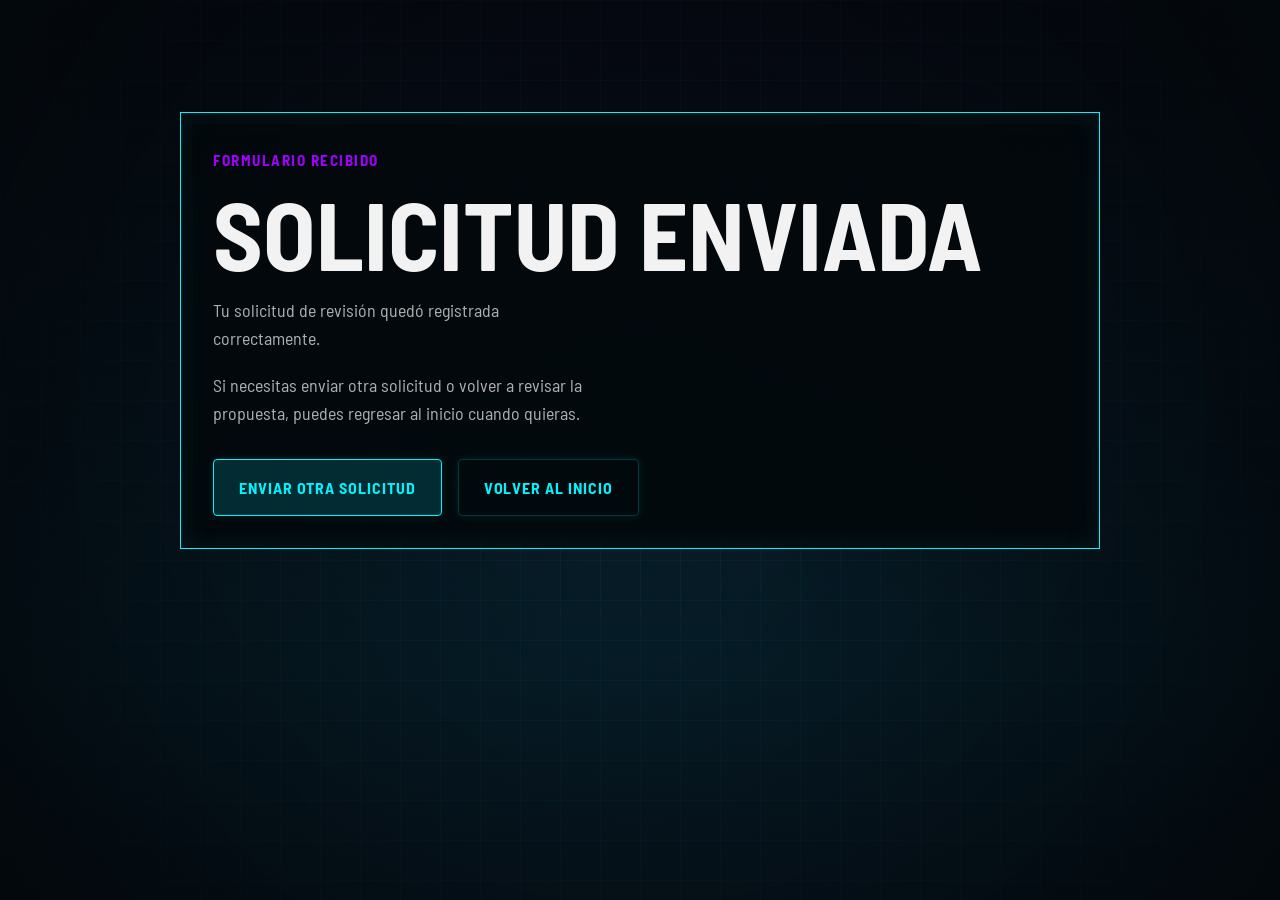
<file: gracias/index.html>
<!doctype html>
<html lang="es">
  <head>
    <meta charset="UTF-8" />
    <meta name="viewport" content="width=device-width, initial-scale=1.0" />
    <title>Solicitud enviada | Kinect Yoga Experience</title>
    <meta
      name="description"
      content="Tu solicitud de revisión fue enviada correctamente para Kinect Yoga Experience."
    />
    <link rel="preconnect" href="https://fonts.googleapis.com" />
    <link rel="preconnect" href="https://fonts.gstatic.com" crossorigin />
    <link
      href="https://fonts.googleapis.com/css2?family=Barlow+Semi+Condensed:wght@400;500;600;700;800&display=swap"
      rel="stylesheet"
    />
    <link rel="stylesheet" href="../styles.css" />
  </head>
  <body class="success-page">
    <main class="success-shell">
      <section class="success-card">
        <span class="success-kicker">Formulario recibido</span>
        <h1>Solicitud enviada</h1>
        <p>
          Tu solicitud de revisión quedó registrada correctamente.
        </p>
        <p>
          Si necesitas enviar otra solicitud o volver a revisar la propuesta, puedes regresar al inicio cuando quieras.
        </p>
        <div class="success-actions">
          <a class="button primary" href="../index.html#contacto">Enviar otra solicitud</a>
          <a class="button ghost" href="../index.html">Volver al inicio</a>
        </div>
      </section>
    </main>
  </body>
</html>
</file>
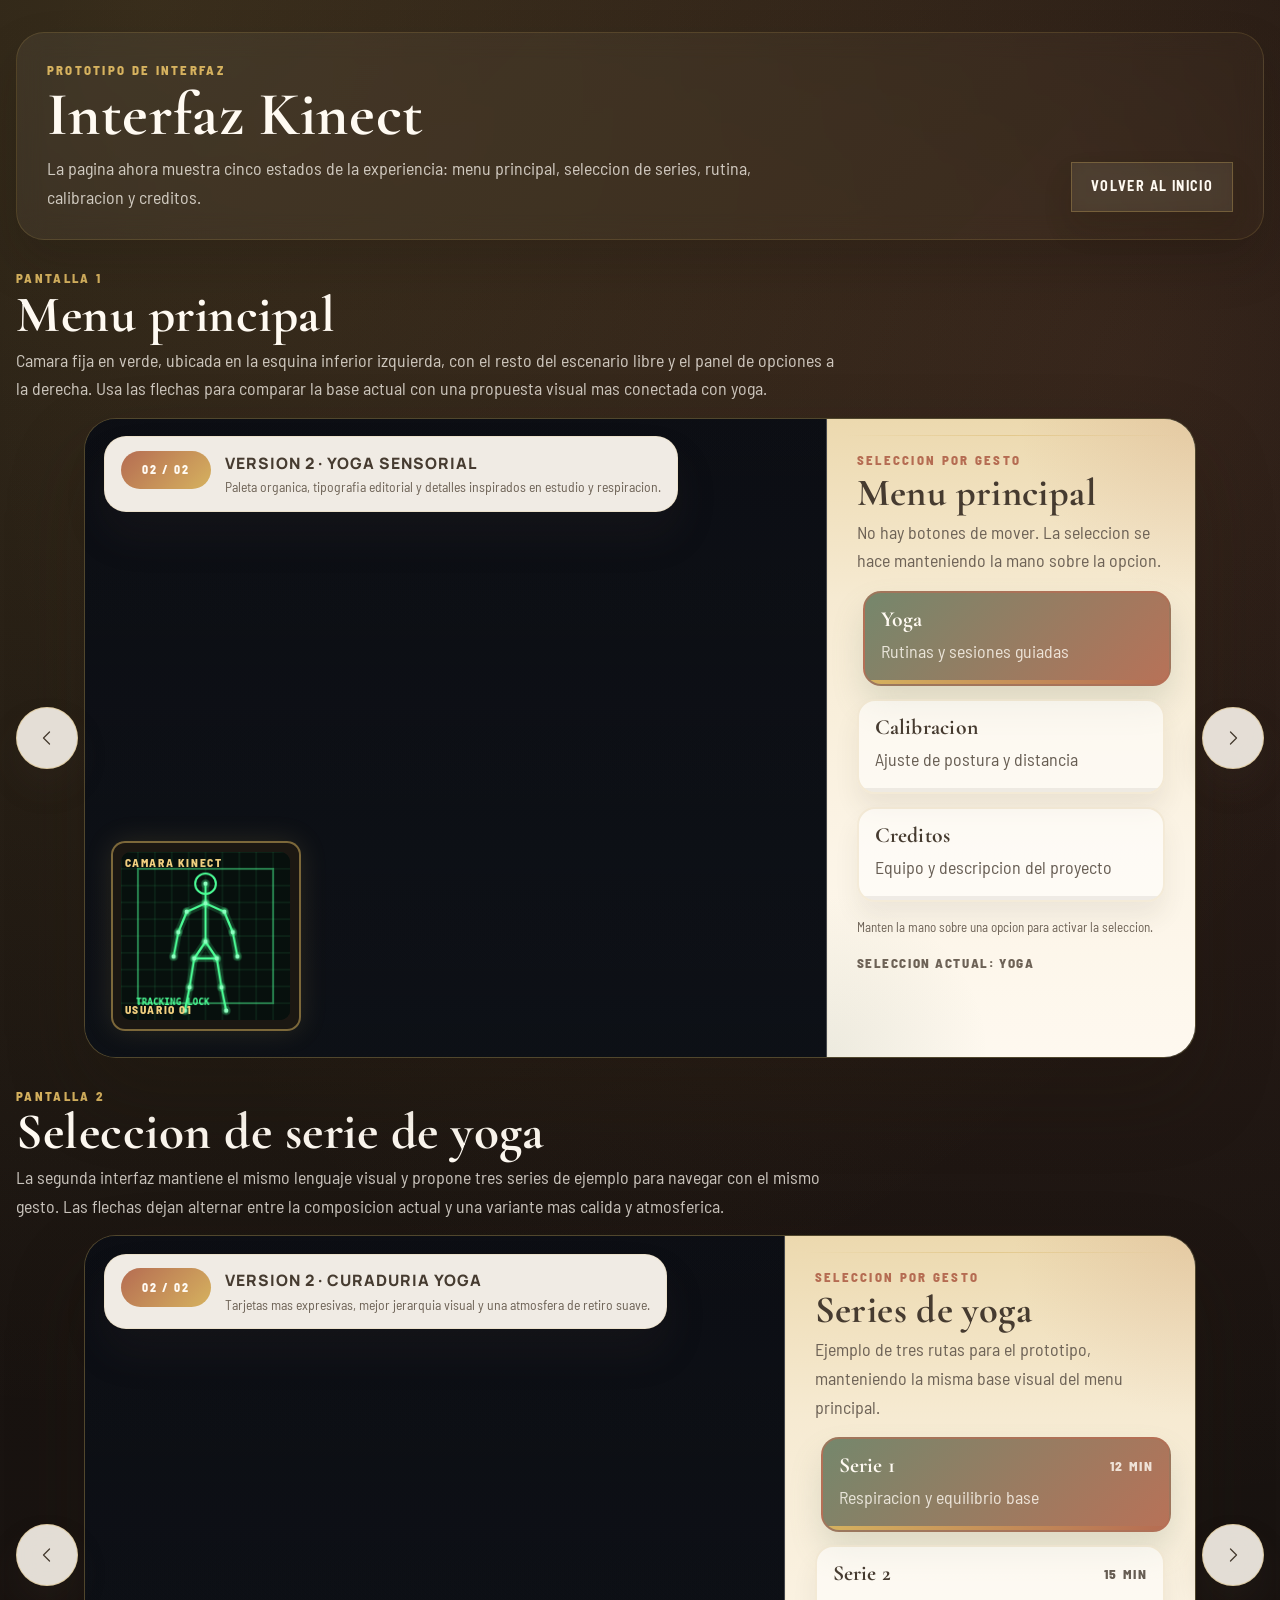
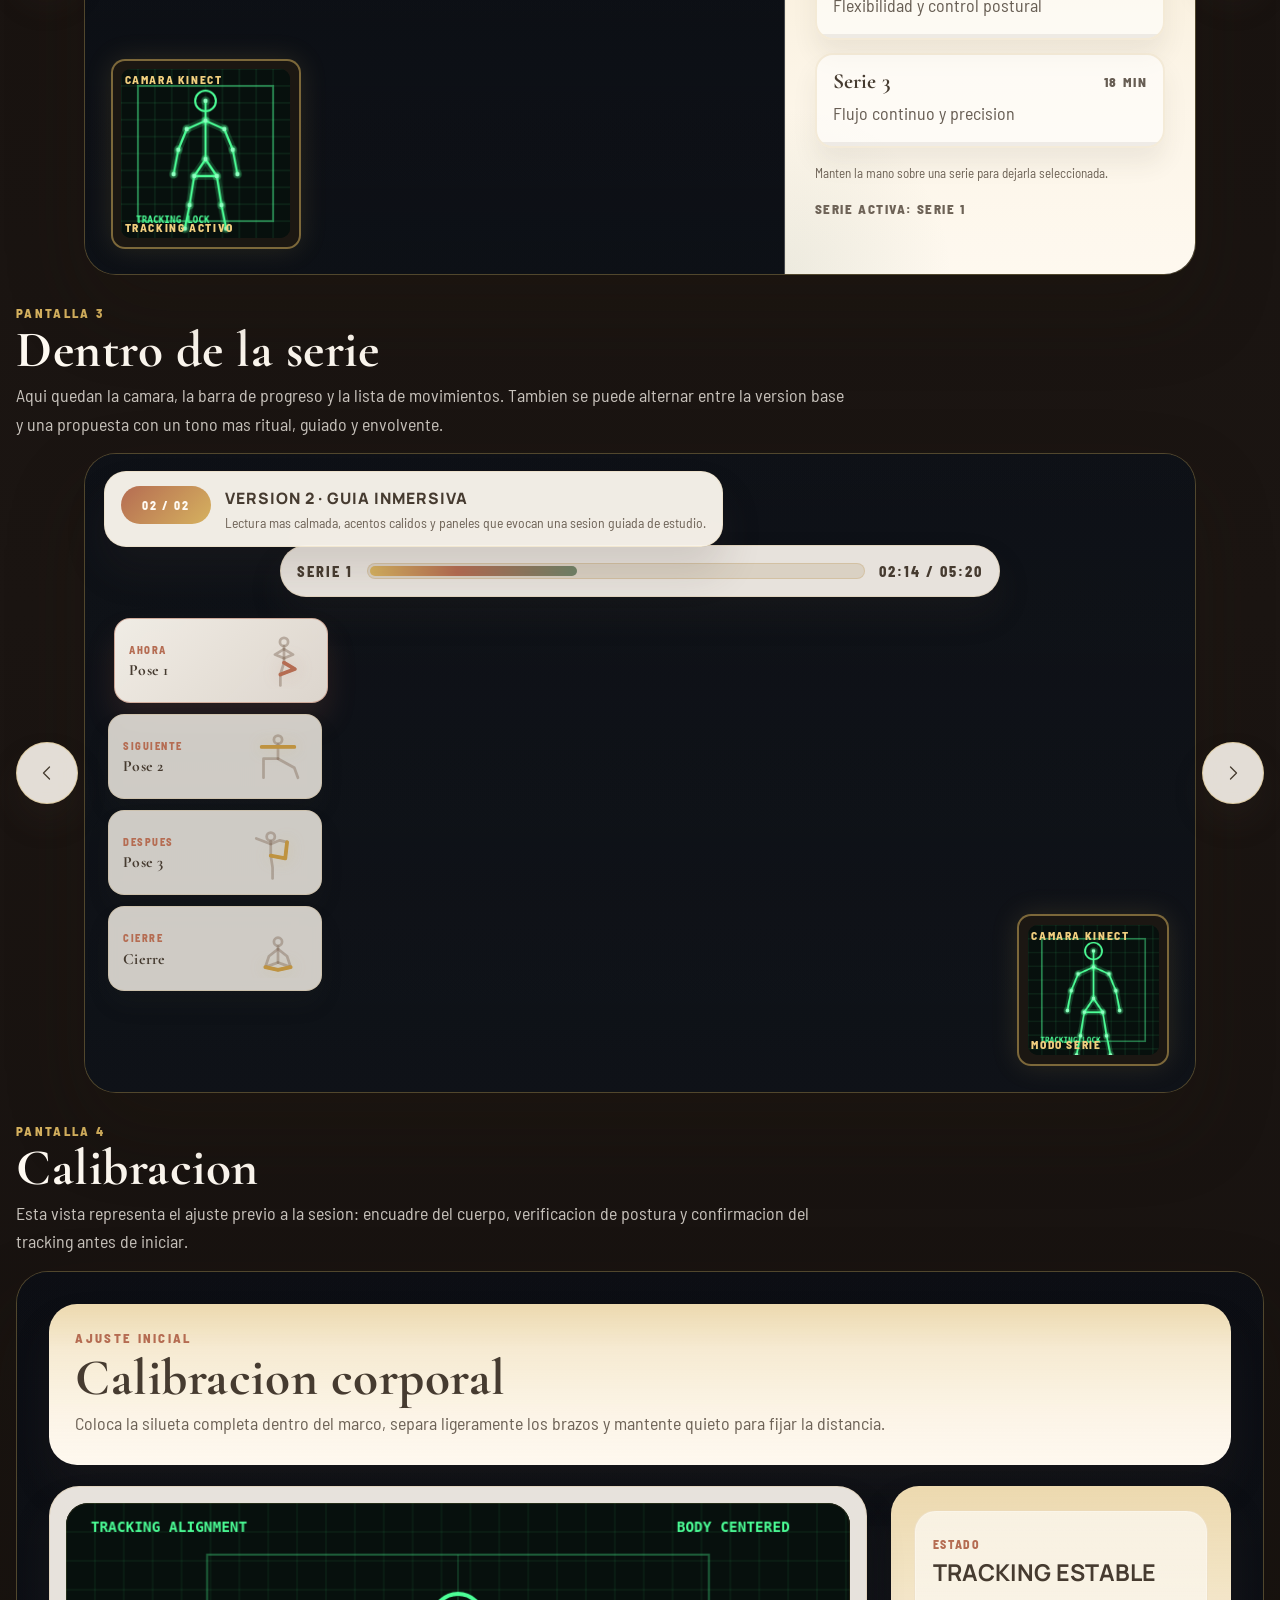
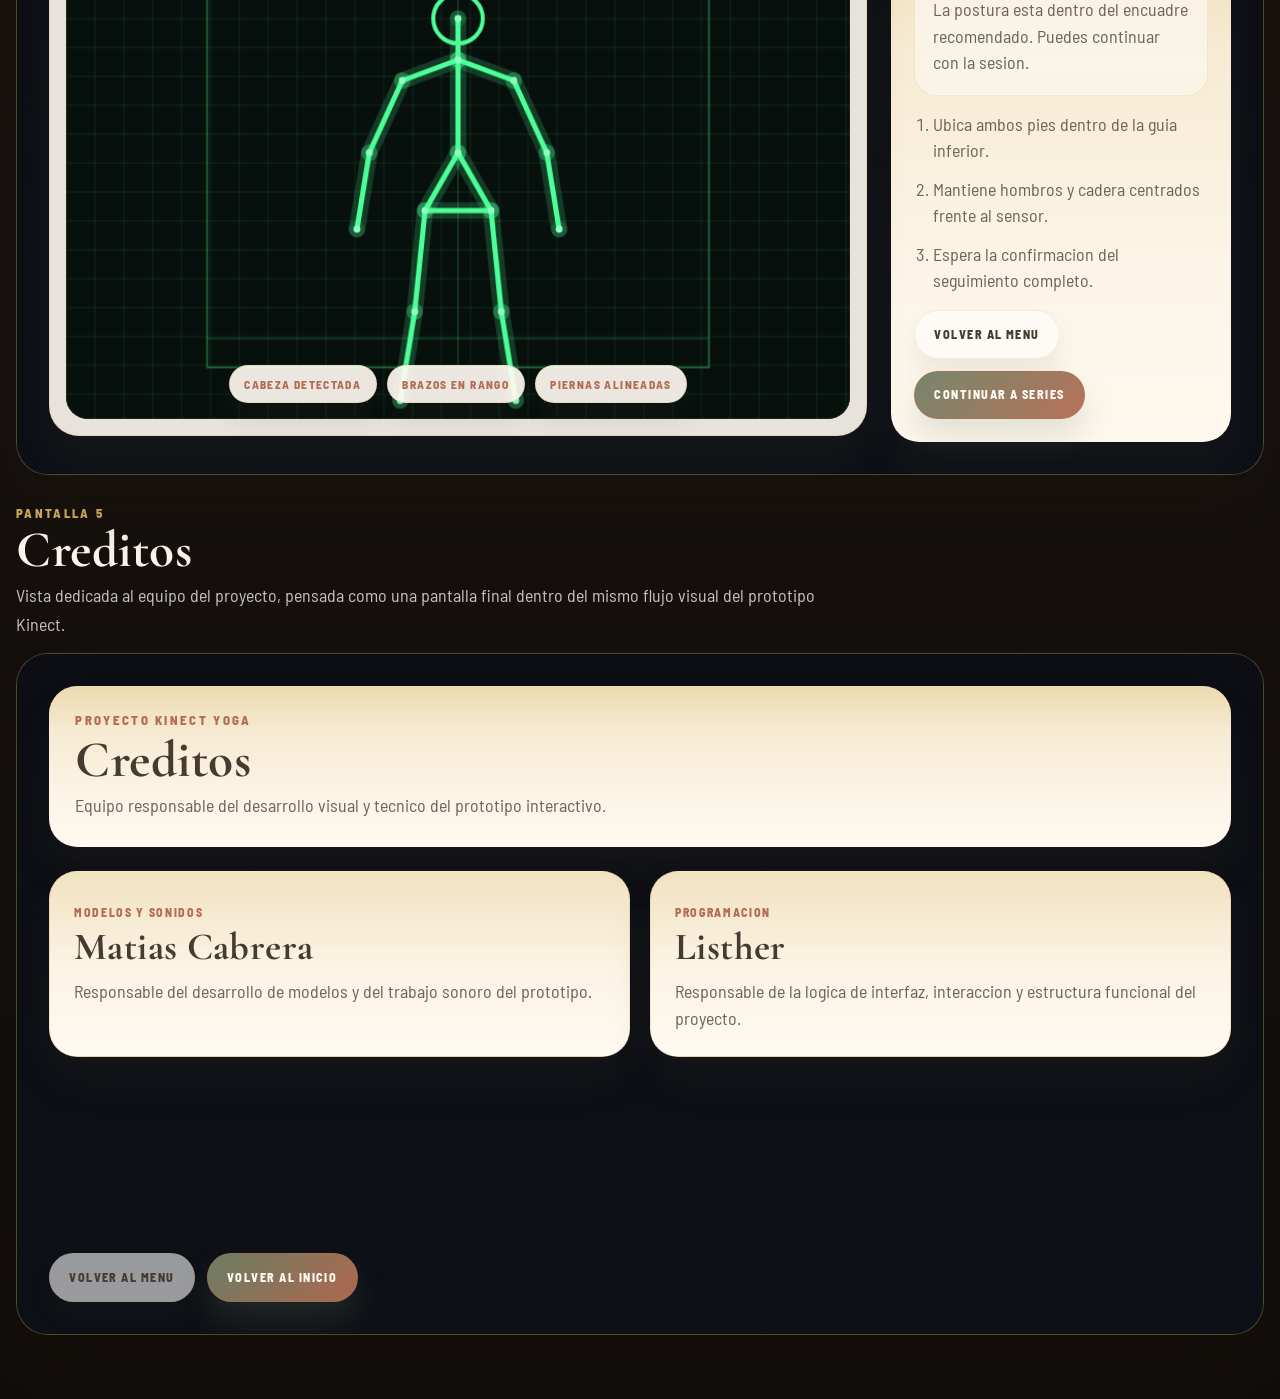
<file: interfaz-kinect.html>
<!doctype html>
<html lang="es">
  <head>
    <meta charset="UTF-8" />
    <meta name="viewport" content="width=device-width, initial-scale=1.0" />
    <title>Interfaz Kinect | Kinect Yoga Experience</title>
    <meta
      name="description"
      content="Secuencia de pantallas Kinect: menu principal, seleccion de series de yoga y vista de rutina en curso."
    />
    <link rel="preconnect" href="https://fonts.googleapis.com" />
    <link rel="preconnect" href="https://fonts.gstatic.com" crossorigin />
    <link
      href="https://fonts.googleapis.com/css2?family=Barlow+Semi+Condensed:wght@400;500;600;700;800&family=Cormorant+Garamond:wght@600;700&family=Manrope:wght@400;500;600;700;800&display=swap"
      rel="stylesheet"
    />
    <link rel="stylesheet" href="styles.css" />
  </head>
  <body class="kinect-page-body">
    <main class="kinect-page-shell kinect-page-shell-wide">
      <header class="kinect-page-header">
        <div>
          <p class="kinect-page-kicker">Prototipo de interfaz</p>
          <h1>Interfaz Kinect</h1>
          <p class="kinect-page-copy">
            La pagina ahora muestra cinco estados de la experiencia: menu principal, seleccion de series, rutina, calibracion y creditos.
          </p>
        </div>
        <a class="kinect-page-back" href="index.html">Volver al inicio</a>
      </header>

      <section class="kinect-page-section kinect-page-section-v2" aria-labelledby="pantalla-menu">
        <div class="kinect-page-section-copy">
          <p class="kinect-page-section-kicker">Pantalla 1</p>
          <h2 id="pantalla-menu">Menu principal</h2>
          <p>Camara fija en verde, ubicada en la esquina inferior izquierda, con el resto del escenario libre y el panel de opciones a la derecha. Usa las flechas para comparar la base actual con una propuesta visual mas conectada con yoga.</p>
        </div>

        <div
          class="kinect-screen-switcher"
          data-screen-switcher
          data-screen-version="2"
          data-version-one-label="Version 1 · Base actual"
          data-version-two-label="Version 2 · Yoga sensorial"
          data-version-one-note="Lenguaje limpio con foco en usabilidad y lectura rapida."
          data-version-two-note="Paleta organica, tipografia editorial y detalles inspirados en estudio y respiracion."
        >
          <button class="kinect-version-arrow kinect-version-arrow-prev" type="button" data-screen-direction="-1" aria-label="Mostrar la otra version del menu principal">
            <svg viewBox="0 0 48 48" fill="none" aria-hidden="true">
              <path d="M29 12 17 24l12 12" />
            </svg>
          </button>

          <div class="kinect-screen-stage">
            <div class="kinect-screen-version-tag" aria-live="polite">
              <span class="kinect-screen-version-index" data-screen-version-index>02 / 02</span>
              <div>
                <strong data-screen-version-label>Version 2 · Yoga sensorial</strong>
                <span data-screen-version-note>Paleta organica, tipografia editorial y detalles inspirados en estudio y respiracion.</span>
              </div>
            </div>

            <div class="kinect-screen kinect-screen-room kinect-screen-menu kinect-interactive-screen" data-kinect-dwell-root>
              <div class="kinect-screen-background kinect-screen-background-room" aria-hidden="true"></div>

              <div class="kinect-camera-feed" aria-label="Camara Kinect fija">
                <span class="kinect-camera-feed-label">Camara Kinect</span>
                <canvas class="kinect-camera-canvas" data-kinect-camera width="180" height="180" aria-label="Vista de camara verde"></canvas>
                <span class="kinect-camera-feed-user">usuario 01</span>
              </div>

              <aside class="kinect-side-panel" data-kinect-track-area>
                <div class="kinect-panel-header">
                  <p class="kinect-panel-kicker">Seleccion por gesto</p>
                  <h3>Menu principal</h3>
                  <p class="kinect-panel-copy">No hay botones de mover. La seleccion se hace manteniendo la mano sobre la opcion.</p>
                </div>

                <nav class="kinect-selection-list" aria-label="Menu principal de Kinect">
                  <button class="kinect-selectable" data-kinect-selectable data-kinect-label="Yoga" data-kinect-target="#pantalla-series" data-default="true" type="button">
                    <span class="kinect-selectable-title">Yoga</span>
                    <span class="kinect-selectable-meta">Rutinas y sesiones guiadas</span>
                    <span class="kinect-dwell-bar" aria-hidden="true"><span class="kinect-dwell-fill"></span></span>
                  </button>
                  <button class="kinect-selectable" data-kinect-selectable data-kinect-label="Calibracion" data-kinect-target="#pantalla-calibracion" type="button">
                    <span class="kinect-selectable-title">Calibracion</span>
                    <span class="kinect-selectable-meta">Ajuste de postura y distancia</span>
                    <span class="kinect-dwell-bar" aria-hidden="true"><span class="kinect-dwell-fill"></span></span>
                  </button>
                  <button class="kinect-selectable" data-kinect-selectable data-kinect-label="Creditos" data-kinect-target="#pantalla-creditos" type="button">
                    <span class="kinect-selectable-title">Creditos</span>
                    <span class="kinect-selectable-meta">Equipo y descripcion del proyecto</span>
                    <span class="kinect-dwell-bar" aria-hidden="true"><span class="kinect-dwell-fill"></span></span>
                  </button>
                </nav>

                <p class="kinect-gesture-hint">Manten la mano sobre una opcion para activar la seleccion.</p>
                <p class="kinect-page-status" data-kinect-status data-prefix="Seleccion actual: ">Yoga</p>
              </aside>

              <div class="kinect-hand-cursor" aria-hidden="true">
                <svg viewBox="0 0 48 48" fill="none" width="42" height="42">
                  <path d="M30 8v14M26 10V6a2 2 0 0 0-4 0v4M22 10V8a2 2 0 0 0-4 0v6M18 14v2a2 2 0 0 0-4 0v8c0 7.2 6 12 12 12s12-4.8 12-12v-6a2 2 0 0 0-4 0v-4" stroke="currentColor" stroke-width="2.5" stroke-linecap="round" stroke-linejoin="round" />
                </svg>
              </div>
            </div>
          </div>

          <button class="kinect-version-arrow kinect-version-arrow-next" type="button" data-screen-direction="1" aria-label="Mostrar la otra version del menu principal">
            <svg viewBox="0 0 48 48" fill="none" aria-hidden="true">
              <path d="m19 12 12 12-12 12" />
            </svg>
          </button>
        </div>
      </section>

      <section class="kinect-page-section kinect-page-section-v2" aria-labelledby="pantalla-series">
        <div class="kinect-page-section-copy">
          <p class="kinect-page-section-kicker">Pantalla 2</p>
          <h2 id="pantalla-series">Seleccion de serie de yoga</h2>
          <p>La segunda interfaz mantiene el mismo lenguaje visual y propone tres series de ejemplo para navegar con el mismo gesto. Las flechas dejan alternar entre la composicion actual y una variante mas calida y atmosferica.</p>
        </div>

        <div
          class="kinect-screen-switcher"
          data-screen-switcher
          data-screen-version="2"
          data-version-one-label="Version 1 · Serie funcional"
          data-version-two-label="Version 2 · Curaduria yoga"
          data-version-one-note="Estructura sobria para navegar tres series con el mismo gesto."
          data-version-two-note="Tarjetas mas expresivas, mejor jerarquia visual y una atmosfera de retiro suave."
        >
          <button class="kinect-version-arrow kinect-version-arrow-prev" type="button" data-screen-direction="-1" aria-label="Mostrar la otra version de seleccion de series">
            <svg viewBox="0 0 48 48" fill="none" aria-hidden="true">
              <path d="M29 12 17 24l12 12" />
            </svg>
          </button>

          <div class="kinect-screen-stage">
            <div class="kinect-screen-version-tag" aria-live="polite">
              <span class="kinect-screen-version-index" data-screen-version-index>02 / 02</span>
              <div>
                <strong data-screen-version-label>Version 2 · Curaduria yoga</strong>
                <span data-screen-version-note>Tarjetas mas expresivas, mejor jerarquia visual y una atmosfera de retiro suave.</span>
              </div>
            </div>

            <div class="kinect-screen kinect-screen-room kinect-screen-series kinect-interactive-screen" data-kinect-dwell-root>
              <div class="kinect-screen-background kinect-screen-background-room" aria-hidden="true"></div>

              <div class="kinect-camera-feed" aria-label="Camara Kinect fija para seleccion de series">
                <span class="kinect-camera-feed-label">Camara Kinect</span>
                <canvas class="kinect-camera-canvas" data-kinect-camera width="180" height="180" aria-label="Vista de camara verde"></canvas>
                <span class="kinect-camera-feed-user">tracking activo</span>
              </div>

              <aside class="kinect-side-panel kinect-side-panel-wide" data-kinect-track-area>
                <div class="kinect-panel-header">
                  <p class="kinect-panel-kicker">Seleccion por gesto</p>
                  <h3>Series de yoga</h3>
                  <p class="kinect-panel-copy">Ejemplo de tres rutas para el prototipo, manteniendo la misma base visual del menu principal.</p>
                </div>

                <div class="kinect-series-list" aria-label="Series de yoga disponibles">
                  <button class="kinect-selectable kinect-series-card" data-kinect-selectable data-kinect-label="Serie 1" data-default="true" type="button">
                    <span class="kinect-series-card-title">Serie 1</span>
                    <span class="kinect-series-card-meta">Respiracion y equilibrio base</span>
                    <span class="kinect-series-card-time">12 min</span>
                    <span class="kinect-dwell-bar" aria-hidden="true"><span class="kinect-dwell-fill"></span></span>
                  </button>
                  <button class="kinect-selectable kinect-series-card" data-kinect-selectable data-kinect-label="Serie 2" type="button">
                    <span class="kinect-series-card-title">Serie 2</span>
                    <span class="kinect-series-card-meta">Flexibilidad y control postural</span>
                    <span class="kinect-series-card-time">15 min</span>
                    <span class="kinect-dwell-bar" aria-hidden="true"><span class="kinect-dwell-fill"></span></span>
                  </button>
                  <button class="kinect-selectable kinect-series-card" data-kinect-selectable data-kinect-label="Serie 3" type="button">
                    <span class="kinect-series-card-title">Serie 3</span>
                    <span class="kinect-series-card-meta">Flujo continuo y precision</span>
                    <span class="kinect-series-card-time">18 min</span>
                    <span class="kinect-dwell-bar" aria-hidden="true"><span class="kinect-dwell-fill"></span></span>
                  </button>
                </div>

                <p class="kinect-gesture-hint">Manten la mano sobre una serie para dejarla seleccionada.</p>
                <p class="kinect-page-status" data-kinect-status data-prefix="Serie activa: ">Serie 1</p>
              </aside>

              <div class="kinect-hand-cursor" aria-hidden="true">
                <svg viewBox="0 0 48 48" fill="none" width="42" height="42">
                  <path d="M30 8v14M26 10V6a2 2 0 0 0-4 0v4M22 10V8a2 2 0 0 0-4 0v6M18 14v2a2 2 0 0 0-4 0v8c0 7.2 6 12 12 12s12-4.8 12-12v-6a2 2 0 0 0-4 0v-4" stroke="currentColor" stroke-width="2.5" stroke-linecap="round" stroke-linejoin="round" />
                </svg>
              </div>
            </div>
          </div>

          <button class="kinect-version-arrow kinect-version-arrow-next" type="button" data-screen-direction="1" aria-label="Mostrar la otra version de seleccion de series">
            <svg viewBox="0 0 48 48" fill="none" aria-hidden="true">
              <path d="m19 12 12 12-12 12" />
            </svg>
          </button>
        </div>
      </section>

      <section class="kinect-page-section kinect-page-section-v2" aria-labelledby="pantalla-serie">
        <div class="kinect-page-section-copy">
          <p class="kinect-page-section-kicker">Pantalla 3</p>
          <h2 id="pantalla-serie">Dentro de la serie</h2>
          <p>Aqui quedan la camara, la barra de progreso y la lista de movimientos. Tambien se puede alternar entre la version base y una propuesta con un tono mas ritual, guiado y envolvente.</p>
        </div>

        <div
          class="kinect-screen-switcher"
          data-screen-switcher
          data-screen-version="2"
          data-version-one-label="Version 1 · Seguimiento interno"
          data-version-two-label="Version 2 · Guia inmersiva"
          data-version-one-note="Camara, progreso y secuencia de poses con el foco en control tecnico."
          data-version-two-note="Lectura mas calmada, acentos calidos y paneles que evocan una sesion guiada de estudio."
        >
          <button class="kinect-version-arrow kinect-version-arrow-prev" type="button" data-screen-direction="-1" aria-label="Mostrar la otra version de la vista interna de la serie">
            <svg viewBox="0 0 48 48" fill="none" aria-hidden="true">
              <path d="M29 12 17 24l12 12" />
            </svg>
          </button>

          <div class="kinect-screen-stage">
            <div class="kinect-screen-version-tag" aria-live="polite">
              <span class="kinect-screen-version-index" data-screen-version-index>02 / 02</span>
              <div>
                <strong data-screen-version-label>Version 2 · Guia inmersiva</strong>
                <span data-screen-version-note>Lectura mas calmada, acentos calidos y paneles que evocan una sesion guiada de estudio.</span>
              </div>
            </div>

            <div class="kinect-screen kinect-screen-session" aria-label="Vista interna de la serie de yoga">
              <div class="kinect-screen-background kinect-screen-background-session" aria-hidden="true"></div>

              <div class="kinect-session-progress" aria-label="Barra de progreso de la serie">
                <span class="kinect-session-progress-title">Serie 1</span>
                <div class="kinect-session-progress-track" aria-hidden="true">
                  <span class="kinect-session-progress-fill"></span>
                </div>
                <span class="kinect-session-progress-time">02:14 / 05:20</span>
              </div>

              <div class="kinect-session-moves" aria-label="Movimientos de la serie">
                <article class="kinect-session-move is-current">
                  <div class="kinect-session-move-copy">
                    <span class="kinect-session-move-state">Ahora</span>
                    <strong>Pose 1</strong>
                  </div>
                  <svg class="kinect-pose-icon" viewBox="0 0 64 64" aria-hidden="true">
                    <!-- Árbol (Tree Pose) -->
                    <circle class="kinect-pose-base" cx="32" cy="12" r="4.5" />
                    <path class="kinect-pose-base" d="M32 17v18" />
                    <path class="kinect-pose-base" d="M32 35l-4 13l0 12" />
                    <path class="kinect-pose-base" d="M32 35l12 7l-16 6" />
                    <path class="kinect-pose-base" d="M32 20l-10 6l10 4" />
                    <path class="kinect-pose-base" d="M32 20l10 6l-10 4" />
                    <path class="kinect-pose-focus" d="M32 35l12 7l-16 6" />
                  </svg>
                </article>
                <article class="kinect-session-move">
                  <div class="kinect-session-move-copy">
                    <span class="kinect-session-move-state">Siguiente</span>
                    <strong>Pose 2</strong>
                  </div>
                  <svg class="kinect-pose-icon" viewBox="0 0 64 64" aria-hidden="true">
                    <!-- Guerrero II (Warrior II) -->
                    <circle class="kinect-pose-base" cx="32" cy="14" r="4.5" />
                    <path class="kinect-pose-base" d="M32 19v16" />
                    <path class="kinect-pose-base" d="M32 35l-16 0l0 21" />
                    <path class="kinect-pose-base" d="M32 35l18 10l4 11" />
                    <path class="kinect-pose-base" d="M32 22l-18 0" />
                    <path class="kinect-pose-base" d="M32 22l18 0" />
                    <path class="kinect-pose-focus" d="M14 22l36 0" />
                  </svg>
                </article>
                <article class="kinect-session-move">
                  <div class="kinect-session-move-copy">
                    <span class="kinect-session-move-state">Despues</span>
                    <strong>Pose 3</strong>
                  </div>
                  <svg class="kinect-pose-icon" viewBox="0 0 64 64" aria-hidden="true">
                    <!-- Danzante (Dancer Pose) -->
                    <circle class="kinect-pose-base" cx="24" cy="14" r="4.5" />
                    <path class="kinect-pose-base" d="M24 19v16" />
                    <path class="kinect-pose-base" d="M24 35l2 13l0 12" />
                    <path class="kinect-pose-base" d="M24 35l16 3l2-18" />
                    <path class="kinect-pose-base" d="M24 22l-16-6" />
                    <path class="kinect-pose-base" d="M24 22l10-4l8 2" />
                    <path class="kinect-pose-focus" d="M24 35l16 3l2-18" />
                  </svg>
                </article>
                <article class="kinect-session-move">
                  <div class="kinect-session-move-copy">
                    <span class="kinect-session-move-state">Cierre</span>
                    <strong>Cierre</strong>
                  </div>
                  <svg class="kinect-pose-icon" viewBox="0 0 64 64" aria-hidden="true">
                    <!-- Loto (Lotus Pose) -->
                    <circle class="kinect-pose-base" cx="32" cy="24" r="4.5" />
                    <path class="kinect-pose-base" d="M32 29v18" />
                    <path class="kinect-pose-base" d="M32 47l-14 5l14 3" />
                    <path class="kinect-pose-base" d="M32 47l14 5l-14 3" />
                    <path class="kinect-pose-base" d="M32 32l-10 8l-4 12" />
                    <path class="kinect-pose-base" d="M32 32l10 8l4 12" />
                    <path class="kinect-pose-focus" d="M18 52l14 3l14-3" />
                  </svg>
                </article>
              </div>

              <div class="kinect-camera-feed kinect-camera-feed-session" aria-label="Camara Kinect fija durante la rutina">
                <span class="kinect-camera-feed-label">Camara Kinect</span>
                <canvas class="kinect-camera-canvas" data-kinect-camera width="170" height="170" aria-label="Vista de camara verde"></canvas>
                <span class="kinect-camera-feed-user">modo serie</span>
              </div>
            </div>
          </div>

          <button class="kinect-version-arrow kinect-version-arrow-next" type="button" data-screen-direction="1" aria-label="Mostrar la otra version de la vista interna de la serie">
            <svg viewBox="0 0 48 48" fill="none" aria-hidden="true">
              <path d="m19 12 12 12-12 12" />
            </svg>
          </button>
        </div>
      </section>

      <section class="kinect-page-section kinect-page-section-v2" aria-labelledby="pantalla-calibracion">
        <div class="kinect-page-section-copy">
          <p class="kinect-page-section-kicker">Pantalla 4</p>
          <h2 id="pantalla-calibracion">Calibracion</h2>
          <p>Esta vista representa el ajuste previo a la sesion: encuadre del cuerpo, verificacion de postura y confirmacion del tracking antes de iniciar.</p>
        </div>

        <div class="kinect-screen kinect-screen-room kinect-screen-calibration" aria-label="Pantalla de calibracion Kinect">
          <div class="kinect-screen-background kinect-screen-background-room" aria-hidden="true"></div>

          <div class="kinect-calibration-stage">
            <div class="kinect-calibration-hero">
              <p class="kinect-panel-kicker">Ajuste inicial</p>
              <h3>Calibracion corporal</h3>
              <p class="kinect-panel-copy">Coloca la silueta completa dentro del marco, separa ligeramente los brazos y mantente quieto para fijar la distancia.</p>
            </div>

            <div class="kinect-calibration-view" aria-label="Vista principal de calibracion">
              <canvas class="kinect-calibration-canvas" data-kinect-calibration width="760" height="500" aria-label="Vista de calibracion del cuerpo"></canvas>
              <div class="kinect-calibration-overlay" aria-hidden="true">
                <span class="kinect-calibration-chip">Cabeza detectada</span>
                <span class="kinect-calibration-chip">Brazos en rango</span>
                <span class="kinect-calibration-chip">Piernas alineadas</span>
              </div>
            </div>

            <aside class="kinect-calibration-panel">
              <div class="kinect-calibration-status-card">
                <span class="kinect-calibration-status-label">Estado</span>
                <strong>Tracking estable</strong>
                <p>La postura esta dentro del encuadre recomendado. Puedes continuar con la sesion.</p>
              </div>

              <ol class="kinect-calibration-steps" aria-label="Pasos de calibracion">
                <li>Ubica ambos pies dentro de la guia inferior.</li>
                <li>Mantiene hombros y cadera centrados frente al sensor.</li>
                <li>Espera la confirmacion del seguimiento completo.</li>
              </ol>

              <div class="kinect-aux-actions">
                <a class="kinect-aux-link" href="#pantalla-menu">Volver al menu</a>
                <a class="kinect-aux-link kinect-aux-link-primary" href="#pantalla-series">Continuar a series</a>
              </div>
            </aside>
          </div>
        </div>
      </section>

      <section class="kinect-page-section kinect-page-section-v2" aria-labelledby="pantalla-creditos">
        <div class="kinect-page-section-copy">
          <p class="kinect-page-section-kicker">Pantalla 5</p>
          <h2 id="pantalla-creditos">Creditos</h2>
          <p>Vista dedicada al equipo del proyecto, pensada como una pantalla final dentro del mismo flujo visual del prototipo Kinect.</p>
        </div>

        <div class="kinect-screen kinect-screen-room kinect-screen-credits" aria-label="Pantalla de creditos del proyecto">
          <div class="kinect-screen-background kinect-screen-background-room" aria-hidden="true"></div>

          <div class="kinect-credits-stage">
            <div class="kinect-credits-copy">
              <p class="kinect-panel-kicker">Proyecto Kinect Yoga</p>
              <h3>Creditos</h3>
              <p class="kinect-panel-copy">Equipo responsable del desarrollo visual y tecnico del prototipo interactivo.</p>
            </div>

            <div class="kinect-credits-grid" aria-label="Equipo del proyecto">
              <article class="kinect-credit-card">
                <span class="kinect-credit-role">Modelos y sonidos</span>
                <h4>Matias Cabrera</h4>
                <p>Responsable del desarrollo de modelos y del trabajo sonoro del prototipo.</p>
              </article>

              <article class="kinect-credit-card">
                <span class="kinect-credit-role">Programacion</span>
                <h4>Listher</h4>
                <p>Responsable de la logica de interfaz, interaccion y estructura funcional del proyecto.</p>
              </article>
            </div>

            <div class="kinect-aux-actions kinect-aux-actions-centered">
              <a class="kinect-aux-link" href="#pantalla-menu">Volver al menu</a>
              <a class="kinect-aux-link kinect-aux-link-primary" href="index.html">Volver al inicio</a>
            </div>
          </div>
        </div>
      </section>
    </main>

    <script src="script.js"></script>
  </body>
</html>
</file>
<file: styles.css>
:root {
  --paper: #03080c;
  --paper-soft: rgba(3, 8, 12, 0.85);
  --ink: #f2f2f2;
  --ink-soft: rgba(242, 242, 242, 0.72);
  --forest: #00f3ff;
  --forest-deep: #008fcc;
  --coral: #ff0055;
  --sand: #00f3ff;
  --mint: #a100ff;
  --line: rgba(0, 243, 255, 0.2);
  --shadow: 0 0 15px rgba(0, 243, 255, 0.15);
  --font-ui: "Barlow Semi Condensed", sans-serif;
  --radius-xl: 12px;
  --radius-lg: 8px;
  --radius-md: 4px;
  --radius-sm: 2px;
  --container: 1400px;
}

* { box-sizing: border-box; }
html { scroll-behavior: smooth; scroll-padding-top: 5.5rem; }
body {
  margin: 0;
  color: var(--ink);
  font-family: var(--font-ui);
  font-size: 1.12rem;
  line-height: 1.6;
  -webkit-font-smoothing: antialiased;
  -moz-osx-font-smoothing: grayscale;
  background: var(--paper);
  position: relative;
  text-shadow: none;
}

body::before {
  content: "";
  position: fixed;
  top: 0;
  left: 0;
  width: 100vw;
  height: 100vh;
  z-index: -2;
  background-image: 
    linear-gradient(transparent 0%, rgba(0, 243, 255, 0.12) 50%, transparent 100%),
    linear-gradient(rgba(0, 243, 255, 0.05) 1px, transparent 1px),
    linear-gradient(90deg, rgba(0, 243, 255, 0.05) 1px, transparent 1px);
  background-size: 100% 150vh, 40px 40px, 40px 40px;
  animation: gridScan 12s linear infinite;
  pointer-events: none;
}

body::after {
  content: "";
  position: fixed;
  top: 0;
  left: 0;
  width: 100vw;
  height: 100vh;
  z-index: -1;
  background: radial-gradient(circle at 50% 50%, rgba(161, 0, 255, 0.03) 0%, var(--paper) 100%);
  pointer-events: none;
}

@keyframes gridScan {
  0% {
    background-position: 0% -150vh, 0 0, 0 0;
  }
  100% {
    background-position: 0% 150vh, 0 40px, 40px 0;
  }
}

::selection { background: rgba(0, 243, 255, 0.3); color: #fff; }
a { color: inherit; text-decoration: none; }
button, input, select, textarea { font: inherit; }
main, .site-header, .site-footer, .signal-strip {
  width: min(calc(100% - 1.6rem), var(--container));
  margin: 0 auto;
  position: relative;
  z-index: 2;
}

.page-shell {
  position: relative;
  overflow: hidden;
  z-index: 1;
  isolation: isolate;
}

.page-shell::after {
  display: none;
}

.menu-toggle { display: none; }

/* HEADER */
.site-header {
  position: sticky;
  top: 0;
  display: flex;
  align-items: center;
  justify-content: space-between;
  gap: 1rem;
  padding: 1rem 1.35rem;
  margin-top: 1rem;
  z-index: 40;
  border: 1px solid var(--forest);
  background: rgba(3, 8, 12, 0.85);
  backdrop-filter: blur(16px);
  box-shadow: 0 0 20px rgba(0, 243, 255, 0.1) inset, 0 18px 35px rgba(0, 0, 0, 0.5);
  transition: transform 350ms ease;
}

.site-header.header-hidden { transform: translateY(calc(-100% - 1.5rem)); }
.brand {
  display: inline-flex;
  align-items: center;
  gap: 0.8rem;
  font-weight: 700;
  letter-spacing: 0.08em;
  color: var(--forest);
}

.brand-mark {
  width: 1.15rem;
  height: 1.15rem;
  border-radius: 50%;
  background: var(--forest);
  box-shadow: 0 0 10px var(--forest);
}

.brand-word {
  font-size: 1.15rem;
  font-family: var(--font-ui);
  text-transform: uppercase;
}

.site-nav {
  display: flex;
  align-items: center;
  gap: 1.4rem;
  color: var(--ink-soft);
  font-size: 1rem;
  text-transform: uppercase;
  letter-spacing: 0.04em;
}

.site-nav a.nav-active,
.site-nav a:hover,
.site-nav a:focus-visible {
  color: var(--forest);
}

.nav-cta {
  padding: 0.6rem 1rem;
  border: 1px solid var(--forest);
  color: var(--ink);
  background: rgba(0, 243, 255, 0.1);
  border-radius: var(--radius-md);
  transition: all 0.2s ease;
}

.nav-cta:hover {
  background: var(--forest);
  color: #000;
  box-shadow: 0 0 20px var(--forest);
  transform: translateY(-2px);
}

/* CONTROLS */
.button {
  display: inline-flex;
  align-items: center;
  justify-content: center;
  min-height: 3.5rem;
  padding: 0.92rem 1.55rem;
  border: 1px solid var(--forest);
  background: rgba(0, 243, 255, 0.05);
  color: var(--forest);
  font-family: var(--font-ui);
  font-size: 1rem;
  font-weight: 700;
  text-transform: uppercase;
  letter-spacing: 0.06em;
  border-radius: var(--radius-md);
  cursor: pointer;
  transition: all 180ms ease;
  box-shadow: 0 0 10px rgba(0, 243, 255, 0.1);
}

.button:hover {
  background: var(--forest);
  color: var(--paper);
  box-shadow: 0 0 25px rgba(0, 243, 255, 0.4);
  transform: translateY(-2px);
}

.button.primary { background: rgba(0, 243, 255, 0.15); border-color: var(--forest); }
.button.ghost { border-color: var(--line); background: transparent; }
.button.wide { width: 100%; }

/* PRELUDE */
.intro-window {
  position: relative;
  z-index: 1;
  background-color: #000;
  display: grid;
  align-items: center;
  justify-content: center;
  text-align: center;
  min-height: calc(100svh - 6rem);
  padding: 4.5rem 5vw 3.5rem;
  overflow: hidden;
  isolation: isolate;
}

.intro-window::before {
  content: "";
  position: absolute;
  inset: 0;
  z-index: -2;
  background:
    radial-gradient(circle at 76% 48%, rgba(0, 243, 255, 0.08), transparent 18%),
    radial-gradient(circle at 82% 52%, rgba(161, 0, 255, 0.04), transparent 28%),
    linear-gradient(90deg, rgba(3, 8, 12, 0.99) 0%, rgba(3, 8, 12, 0.95) 50%, rgba(3, 8, 12, 0.98) 100%);
}

.intro-window::after {
  content: "";
  position: absolute;
  inset: 0;
  z-index: -1;
  background-image:
    radial-gradient(circle at 12% 28%, rgba(0, 243, 255, 0.15) 0 1px, transparent 1.6px),
    radial-gradient(circle at 24% 62%, rgba(161, 0, 255, 0.1) 0 1px, transparent 1.5px),
    radial-gradient(circle at 68% 24%, rgba(0, 243, 255, 0.12) 0 1.15px, transparent 1.7px),
    radial-gradient(circle at 82% 34%, rgba(255, 0, 85, 0.1) 0 1.35px, transparent 1.9px);
  opacity: 0.8;
  animation: starDrift 22s linear infinite;
}

.intro-window-copy {
  position: relative;
  z-index: 2;
  width: 100%;
  max-width: var(--container);
  margin: 0 auto;
  padding: 0 1.2rem;
}

.intro-window-title {
  margin: 0 auto;
  font-family: var(--font-ui);
  font-size: clamp(4.4rem, 10vw, 8.8rem);
  font-weight: 800;
  line-height: 0.88;
  letter-spacing: -0.01em;
  text-transform: uppercase;
  color: #fff;
}

.intro-window-title span {
  display: block;
  background: linear-gradient(180deg, #ffffff 20%, var(--forest) 100%);
  -webkit-background-clip: text;
  -webkit-text-fill-color: transparent;
  background-clip: text;
}

/* Epic Text Animation */
.epic-text span {
  display: block;
  opacity: 0;
  transform: translateY(20px);
  animation: epicReveal 1.8s cubic-bezier(0.16, 1, 0.3, 1) forwards;
}

.epic-text span:nth-child(1) {
  animation-delay: 0.2s;
}
.epic-text span:nth-child(2) {
  animation-delay: 0.6s;
}
.epic-text span:nth-child(3) {
  animation-delay: 1.0s;
}

@keyframes epicReveal {
  to {
    opacity: 1;
    transform: translateY(0);
  }
}

.intro-window-visual {
  position: absolute;
  inset: 0;
  z-index: 0;
  pointer-events: none;
}

.intro-window-visual::before {
  content: "";
  position: absolute;
  inset: 0;
  z-index: 1;
  background:
    linear-gradient(90deg, rgba(10, 7, 6, 0.96) 0%, rgba(10, 7, 6, 0.84) 34%, rgba(10, 7, 6, 0.52) 62%, rgba(10, 7, 6, 0.18) 100%),
    linear-gradient(180deg, rgba(3, 8, 12, 0.28) 0%, rgba(3, 8, 12, 0.1) 30%, rgba(3, 8, 12, 0.24) 100%);
}

.intro-window-yoga {
  position: absolute;
  inset: 0;
  z-index: 0;
  width: 100%;
  height: 100%;
  object-fit: cover;
  object-position: 58% 58%;
  opacity: 0.82;
  filter: brightness(0.88) contrast(1.06) saturate(0.98);
  mix-blend-mode: normal;
}

.intro-window-glow,
.intro-window-ring,
.intro-window-beam,
.intro-window-dust {
  position: absolute;
  z-index: 2;
}

.intro-window-glow {
  top: 50%;
  left: 50%;
  width: min(70vw, 880px);
  height: min(70vw, 880px);
  transform: translate(-50%, -50%);
  border-radius: 50%;
  background:
    radial-gradient(circle at 50% 50%, rgba(0, 243, 255, 0.12), transparent 20%),
    radial-gradient(circle at 60% 50%, rgba(161, 0, 255, 0.08), transparent 40%),
    radial-gradient(circle at 50% 50%, rgba(255, 0, 85, 0.03), transparent 60%);
  filter: blur(20px);
  animation: haloPulse 10s ease-in-out infinite;
}

.intro-window-ring {
  top: 50%;
  left: 50%;
  width: min(50vw, 550px);
  height: min(50vw, 550px);
  transform: translate(-50%, -50%);
  border-radius: 50%;
  border: 1px solid rgba(0, 243, 255, 0.18);
  box-shadow: inset 0 0 30px rgba(0, 243, 255, 0.08), 0 0 48px rgba(161, 0, 255, 0.1);
  animation: ringBreathe 10s ease-in-out infinite;
}

.intro-window-ring::before {
  content: "";
  position: absolute;
  inset: 10%;
  border-radius: 50%;
  border: 1px solid rgba(161, 0, 255, 0.15);
}

.intro-window-beam {
  top: 8%;
  right: 17%;
  width: 12rem;
  height: 84%;
  background: linear-gradient(180deg, transparent 0%, rgba(0, 243, 255, 0.15) 30%, rgba(161, 0, 255, 0.08) 58%, transparent 100%);
  filter: blur(20px);
  transform: skewX(-10deg);
  animation: beamShift 11s ease-in-out infinite;
}

.intro-window-dust {
  background-image:
    radial-gradient(circle, rgba(0, 243, 255, 0.5) 0 1.2px, transparent 1.8px),
    radial-gradient(circle, rgba(161, 0, 255, 0.4) 0 1px, transparent 1.6px),
    radial-gradient(circle, rgba(255, 255, 255, 0.25) 0 0.8px, transparent 1.4px);
  background-size: 26px 22px, 44px 36px, 68px 58px;
  background-position: 0 0, 16px 18px, 12px 10px;
  filter: blur(0.1px) drop-shadow(0 0 8px rgba(0, 243, 255, 0.4));
  opacity: 0.52;
  animation: dustDrift 14s linear infinite;
}

.intro-window-dust-one {
  top: 46%;
  right: 6%;
  width: 14rem;
  height: 7rem;
}

.intro-window-dust-two {
  top: 33%;
  right: 18%;
  width: 8rem;
  height: 4rem;
  opacity: 0.28;
  animation-duration: 18s;
}

.intro-window-arrow {
  position: absolute;
  left: 50%;
  bottom: 1rem;
  z-index: 2;
  display: inline-flex;
  flex-direction: column;
  align-items: center;
  gap: 0.45rem;
  transform: translateX(-50%);
  color: rgba(255, 255, 255, 0.72);
  font-size: 0.72rem;
  letter-spacing: 0.2em;
  text-transform: uppercase;
}

.intro-window-arrow svg {
  width: 2.8rem;
  height: 2.8rem;
  stroke: rgba(0, 243, 255, 0.9);
  stroke-width: 1.5;
  stroke-linecap: round;
  stroke-linejoin: round;
  animation: bounceDown 1.8s ease-in-out infinite;
  filter: drop-shadow(0 0 5px rgba(0, 243, 255, 0.3));
}

.intro-window-arrow:hover {
  color: var(--forest);
}

/* HERO */
.hero {
  display: grid;
  grid-template-columns: minmax(0, 1.05fr) minmax(340px, 0.95fr);
  align-items: center;
  gap: 4rem;
  min-height: calc(100svh - 6rem);
  padding: 3.8rem 0 3rem;
}

.eyebrow {
  margin: 0 0 1rem;
  color: var(--mint);
  font-size: 0.98rem;
  font-weight: 700;
  letter-spacing: 0.1em;
  text-transform: uppercase;
}

.hero h1,
.section-intro h2,
.cta-copy h2 {
  margin: 0;
  font-family: var(--font-ui);
  font-weight: 800;
  line-height: 0.98;
  letter-spacing: -0.02em;
  text-transform: uppercase;
  color: var(--ink);
  background: linear-gradient(135deg, #ffffff 40%, var(--forest) 100%);
  -webkit-background-clip: text;
  -webkit-text-fill-color: transparent;
  background-clip: text;
}

.hero h1 { font-size: clamp(4rem, 7vw, 6.8rem); max-width: 10ch; }

.hero-subtitle {
  margin: 0.7rem 0 0;
  max-width: 34ch;
  color: var(--forest);
  font-size: clamp(1.25rem, 2vw, 1.7rem);
  font-weight: 700;
  line-height: 1.2;
  letter-spacing: 0.04em;
  text-transform: uppercase;
}

.lead,
.section-intro p:last-child,
.platform-copy p,
.cta-copy p {
  max-width: 58ch;
  color: var(--ink-soft);
  font-size: 1.25rem;
  line-height: 1.65;
}

.hero-actions { display: flex; flex-wrap: wrap; gap: 1rem; margin: 2rem 0 1.7rem; }

.hero-points {
  display: grid;
  grid-template-columns: repeat(2, minmax(0, 1fr));
  gap: 0.85rem 1rem;
  padding: 0;
  margin: 0;
  list-style: none;
}

.hero-points li {
  display: flex;
  align-items: center;
  gap: 0.7rem;
  min-height: 3.25rem;
  padding: 0.9rem 1rem;
  border: 1px solid var(--line);
  background: rgba(3, 8, 12, 0.6);
  color: var(--ink-soft);
  font-size: 1rem;
}

.hero-points li::before {
  content: "";
  flex: 0 0 0.5rem;
  width: 0.5rem;
  height: 0.5rem;
  background: var(--mint);
  box-shadow: 0 0 5px var(--mint);
}

.hero-note {
  max-width: 60ch;
  font-size: 1.05rem;
}

.emphasis-note {
  max-width: 60ch;
  margin-top: 1.3rem;
  padding-left: 1rem;
  border-left: 2px solid var(--forest);
  color: var(--ink);
  font-size: 1.06rem;
  line-height: 1.6;
}

/* STAGE / HUD GRAPHICS */
.stage-frame {
  position: relative;
  min-height: 620px;
  border: 1px solid var(--forest);
  background: radial-gradient(circle at center, rgba(0, 243, 255, 0.08), rgba(3, 8, 12, 0.95) 70%);
  box-shadow: 0 0 30px rgba(0, 243, 255, 0.1) inset, 0 10px 40px rgba(0,0,0,0.5);
  border-radius: var(--radius-lg);
  overflow: hidden;
}

.stage-frame::before {
  content: "";
  position: absolute;
  inset: 1.25rem;
  border: 1px dashed var(--line);
  pointer-events: none;
}

.sun-disc {
  position: absolute;
  top: 50%;
  left: 50%;
  transform: translate(-50%, -50%);
  width: 8rem;
  height: 8rem;
  border-radius: 50%;
  border: 4px dotted var(--forest);
  background: radial-gradient(circle at center, rgba(0, 243, 255, 0.1), transparent 60%);
  box-shadow: 0 0 40px rgba(0, 243, 255, 0.4), inset 0 0 30px rgba(0, 243, 255, 0.3);
  animation: spin 15s linear infinite;
}

.orbit {
  position: absolute;
  top: 50%;
  left: 50%;
  transform: translate(-50%, -50%);
  border: 1px solid rgba(0, 243, 255, 0.3);
  border-radius: 50%;
  animation: pulse-ring 4s cubic-bezier(0.215, 0.61, 0.355, 1) infinite;
}

.orbit-one { width: 14rem; height: 14rem; animation-delay: 0s; }
.orbit-two { width: 22rem; height: 22rem; animation-delay: 1.2s; border: 1px dashed var(--forest); }
.orbit-three { width: 30rem; height: 30rem; animation-delay: 2.4s; }

.pose-card,
.float-card,
.scan-card {
  position: absolute;
  border: 1px solid var(--forest);
  background: rgba(3, 8, 12, 0.85);
  backdrop-filter: blur(10px);
}

.main-card {
  position: absolute;
  right: 2rem;
  bottom: 2.4rem;
  padding: 1.5rem;
  color: var(--ink);
  background: rgba(3, 8, 12, 0.6);
  backdrop-filter: blur(10px);
  box-shadow: 0 10px 30px rgba(0, 0, 0, 0.5), 0 0 15px rgba(0, 243, 255, 0.1);
  max-width: 300px;
  border-left: 4px solid var(--forest);
  border-radius: 0 var(--radius-md) var(--radius-md) 0;
}

.main-card h3 {
  margin: 0.55rem 0 0.5rem;
  font-family: var(--font-ui);
  font-size: 2rem;
  font-weight: 700;
  line-height: 1;
  text-transform: uppercase;
  color: var(--forest);
}

.main-card p,
.scan-card p {
  margin: 0;
  color: var(--ink-soft);
  line-height: 1.5;
  font-size: 1rem;
}

.card-label,
.mini-title {
  display: block;
  font-size: 0.75rem;
  font-weight: 700;
  letter-spacing: 0.25em;
  text-transform: uppercase;
  color: var(--mint);
}

.pulse-bars { display: flex; align-items: flex-end; gap: 0.4rem; height: 3rem; margin-top: 1rem; }
.pulse-bars span {
  width: 0.5rem;
  background: var(--forest);
  box-shadow: 0 0 8px var(--forest);
  animation: pulse 1.65s ease-in-out infinite;
}

.pulse-bars span:nth-child(1) { height: 45%; }
.pulse-bars span:nth-child(2) { height: 80%; animation-delay: 120ms; }
.pulse-bars span:nth-child(3) { height: 55%; animation-delay: 220ms; }
.pulse-bars span:nth-child(4) { height: 95%; animation-delay: 320ms; }
.pulse-bars span:nth-child(5) { height: 65%; animation-delay: 420ms; }

.float-card { min-width: 8rem; padding: 1rem; color: var(--ink); box-shadow: 0 10px 20px rgba(0, 0, 0, 0.5); }
.float-card strong {
  display: block;
  margin-top: 0.35rem;
  font-size: 1.3rem;
  color: var(--forest);
  text-transform: uppercase;
  font-family: var(--font-ui);
}

.balance-card { top: 4rem; left: 2rem; animation: floatY 6s ease-in-out infinite; border-right: 3px solid var(--mint); }
.rhythm-card { top: 12rem; right: 2rem; animation: floatY 7.3s ease-in-out infinite reverse; border-left: 3px solid var(--coral); }
.scan-card { top: 20rem; left: 2rem; max-width: 14rem; padding: 1rem; border-bottom: 3px solid var(--forest); }
.scan-grid {
  width: 100%;
  height: 5rem;
  margin: 0.75rem 0;
  background: linear-gradient(rgba(0, 243, 255, 0.2) 1px, transparent 1px), linear-gradient(90deg, rgba(0, 243, 255, 0.2) 1px, transparent 1px);
  background-size: 10px 10px;
  animation: slideBg 10s linear infinite;
}

/* SECTIONS */
.section { padding: 4.2rem 0 1.8rem; }
.section-intro {
  display: grid;
  grid-template-columns: minmax(0, 1.05fr) minmax(0, 0.95fr);
  gap: 2.8rem;
  align-items: start;
  margin-bottom: 2rem;
}

.section-intro h2 { font-size: clamp(2.2rem, 3.7vw, 4rem); max-width: 16ch; }

#informacion .section-intro {
  gap: 1.6rem;
  margin-bottom: 1.35rem;
}

#informacion .section-intro p {
  max-width: 44ch;
  font-size: 1rem;
  line-height: 1.45;
}

/* PANELS & GRIDS */
.problem-grid,
.timeline,
.program-grid,
.audience-grid,
.info-grid,
.scope-grid {
  display: grid;
  gap: 1.8rem;
}

.section > :where(
  .platform-layout,
  .problem-grid,
  .timeline,
  .program-grid,
  .audience-grid,
  .info-grid,
  .scope-grid,
  .main-references-grid,
  .cta-shell
) + :where(
  .platform-layout,
  .problem-grid,
  .timeline,
  .program-grid,
  .audience-grid,
  .info-grid,
  .scope-grid,
  .main-references-grid,
  .cta-shell,
  .section-intro
) {
  margin-top: clamp(1.5rem, 3vw, 2.4rem);
}

.problem-grid { grid-template-columns: repeat(2, minmax(0, 1fr)); }
.timeline { grid-template-columns: repeat(4, minmax(0, 1fr)); }
.program-grid { grid-template-columns: repeat(2, minmax(0, 1fr)); }
.audience-grid { grid-template-columns: repeat(3, minmax(0, 1fr)); }
.info-grid { grid-template-columns: repeat(3, minmax(0, 1fr)); }
.scope-grid { grid-template-columns: repeat(2, minmax(0, 1fr)); }
.persona-grid { grid-template-columns: repeat(2, minmax(0, 1fr)); margin-top: 1.8rem; }
.public-grid { align-items: stretch; }

.signal-strip { display: grid; grid-template-columns: repeat(3, minmax(0, 1fr)); gap: 1.8rem; margin-top: 1rem; padding-bottom: 3rem; }

.signal-card,
.panel,
.step,
.program-card,
.audience-card,
.contact-card {
  padding: 2.2rem;
  border-radius: var(--radius-lg);
  border: 1px solid var(--line);
  background: linear-gradient(145deg, rgba(3, 8, 12, 0.9), rgba(0, 243, 255, 0.03));
  backdrop-filter: blur(10px);
  box-shadow: inset 0 0 10px rgba(0, 243, 255, 0.05);
  transition: transform 280ms cubic-bezier(0.4, 0, 0.2, 1), box-shadow 280ms ease, border-color 280ms ease, background 280ms ease;
}

.signal-card:hover,
.panel:hover,
.program-card:hover,
.audience-card:hover {
  transform: translateY(-4px);
  border-color: var(--forest);
  box-shadow: 0 10px 30px rgba(0, 243, 255, 0.1), inset 0 0 15px rgba(0, 243, 255, 0.1);
}

.panel-index,
.step-number,
.signal-kicker,
.program-head span {
  display: inline-flex;
  align-items: center;
  justify-content: center;
  width: 2.8rem;
  height: 2.8rem;
  margin-bottom: 1rem;
  border-radius: 50%;
  font-family: var(--font-ui);
  font-size: 1rem;
  font-weight: 700;
  background: rgba(0, 243, 255, 0.05);
  color: var(--forest);
  border: 1px solid var(--forest);
  box-shadow: 0 0 10px rgba(0, 243, 255, 0.1) inset;
}

.signal-card h3,
.panel h3,
.step h3,
.program-card h3,
.audience-card h3 {
  margin: 0 0 0.7rem;
  font-size: 1.45rem;
  font-family: var(--font-ui);
  text-transform: uppercase;
  color: var(--ink);
}

.signal-card p,
.panel p,
.step p,
.program-card p,
.audience-card p,
.contact-card p,
.main-reference-card p {
  margin: 0;
  color: var(--ink-soft);
  line-height: 1.55;
  font-size: 1rem;
}

.panel-icon {
  display: grid;
  place-items: center;
  width: 5rem;
  height: 5rem;
  margin-bottom: 1.2rem;
  border: 1px solid rgba(0, 243, 255, 0.35);
  background:
    radial-gradient(circle at center, rgba(0, 243, 255, 0.12), rgba(3, 8, 12, 0.95) 72%),
    linear-gradient(135deg, rgba(161, 0, 255, 0.12), rgba(0, 243, 255, 0.05));
  box-shadow: inset 0 0 18px rgba(0, 243, 255, 0.12), 0 0 18px rgba(0, 243, 255, 0.08);
}

.panel-icon svg {
  width: 2.7rem;
  height: 2.7rem;
  stroke: var(--forest);
  stroke-width: 2.2;
  stroke-linecap: round;
  stroke-linejoin: round;
  filter: drop-shadow(0 0 6px rgba(0, 243, 255, 0.45));
}

.panel:hover .panel-icon {
  border-color: var(--mint);
  box-shadow: inset 0 0 20px rgba(161, 0, 255, 0.16), 0 0 24px rgba(0, 243, 255, 0.12);
}

.panel:hover .panel-icon svg {
  stroke: var(--ink);
}

.program-card { min-height: 16rem; border-top: 3px solid var(--line); }
.program-card:hover { border-top-color: var(--forest); }
.program-head { display: flex; align-items: center; gap: 0.9rem; margin-bottom: 0.7rem; }
.program-head span { margin-bottom: 0; }
#informacion .program-card {
  min-height: auto;
  padding: 1.15rem 1.2rem 1rem;
}

#informacion .program-head {
  gap: 0.7rem;
  margin-bottom: 0.35rem;
}

.info-grid .program-head {
  align-items: flex-start;
}

.info-grid .program-head h3 {
  flex: 1;
  margin: 0;
}

#informacion .program-head h3 {
  font-size: 1.15rem;
  line-height: 1.04;
}

.info-card-icon {
  display: inline-flex;
  align-items: center;
  justify-content: center;
  width: 2.8rem;
  height: 2.8rem;
  margin-left: auto;
  border: 1px solid rgba(0, 243, 255, 0.35);
  background:
    linear-gradient(135deg, rgba(0, 243, 255, 0.12), rgba(161, 0, 255, 0.08)),
    rgba(3, 8, 12, 0.92);
  box-shadow: inset 0 0 16px rgba(0, 243, 255, 0.12), 0 0 12px rgba(0, 243, 255, 0.08);
}

#informacion .info-card-icon {
  width: 2.4rem;
  height: 2.4rem;
}

.info-card-icon svg {
  width: 1.55rem;
  height: 1.55rem;
  stroke: var(--forest);
  stroke-width: 2.1;
  stroke-linecap: round;
  stroke-linejoin: round;
  filter: drop-shadow(0 0 6px rgba(0, 243, 255, 0.4));
}

#informacion .info-card-icon svg {
  width: 1.3rem;
  height: 1.3rem;
}

.info-grid .program-card:hover .info-card-icon {
  border-color: var(--mint);
  box-shadow: inset 0 0 18px rgba(161, 0, 255, 0.15), 0 0 16px rgba(0, 243, 255, 0.12);
}

.info-grid .program-card:hover .info-card-icon svg {
  stroke: var(--ink);
}

.info-grid .program-card p {
  margin-top: 1.1rem;
}

#informacion .program-card p {
  margin-top: 0.65rem;
  font-size: 0.96rem;
  line-height: 1.42;
}

.info-grid .program-card:last-child {
  grid-column: span 1;
}

.programs .info-grid,
.programs .problem-grid {
  align-items: stretch;
  gap: 1.25rem;
}

.programs .info-grid {
  counter-reset: summary-card;
}

.programs .info-grid .program-card,
.programs .problem-grid .panel {
  position: relative;
  min-height: 100%;
  overflow: hidden;
}

.programs .info-grid .program-card:nth-child(3n + 1),
.programs .problem-grid .panel:nth-child(4n + 1) {
  --section-accent: var(--home-saffron);
  --section-accent-strong: var(--home-saffron-strong);
  --section-accent-soft: rgba(214, 178, 95, 0.16);
}

.programs .info-grid .program-card:nth-child(3n + 2),
.programs .problem-grid .panel:nth-child(4n + 2) {
  --section-accent: var(--home-clay);
  --section-accent-strong: var(--home-clay-deep);
  --section-accent-soft: rgba(181, 108, 82, 0.16);
}

.programs .info-grid .program-card:nth-child(3n),
.programs .problem-grid .panel:nth-child(4n + 3),
.programs .problem-grid .panel:nth-child(4n + 4) {
  --section-accent: var(--home-sage);
  --section-accent-strong: #55644f;
  --section-accent-soft: rgba(111, 130, 103, 0.16);
}

.programs .info-grid .program-card {
  display: flex;
  flex-direction: column;
  justify-content: flex-start;
  padding: 1.5rem 1.45rem 1.35rem;
}

.programs .info-grid .program-card::before {
  content: "";
  position: absolute;
  top: 0;
  left: 0;
  right: 0;
  height: 5px;
  background: linear-gradient(90deg, var(--section-accent), var(--section-accent-strong));
}

.programs .info-grid .program-card::after {
  counter-increment: summary-card;
  content: counter(summary-card, decimal-leading-zero);
  position: absolute;
  top: 1rem;
  right: 1rem;
  display: grid;
  place-items: center;
  width: 2.5rem;
  height: 2.5rem;
  border: 1px solid color-mix(in srgb, var(--section-accent) 34%, white);
  border-radius: 999px;
  background: color-mix(in srgb, var(--section-accent-soft) 88%, white);
  color: var(--section-accent-strong);
  font-size: 0.72rem;
  font-weight: 800;
  letter-spacing: 0.12em;
  text-transform: uppercase;
}

.programs .info-grid .program-head {
  align-items: flex-start;
  margin-bottom: 0.95rem;
  padding-right: 3.4rem;
}

.programs .info-grid .program-head::before {
  content: "Ficha clave";
  display: inline-flex;
  align-items: center;
  min-height: 1.8rem;
  padding: 0.15rem 0.75rem;
  border-radius: 999px;
  background: color-mix(in srgb, var(--section-accent-soft) 90%, white);
  color: var(--section-accent-strong);
  font-size: 0.72rem;
  font-weight: 800;
  letter-spacing: 0.14em;
  text-transform: uppercase;
}

.programs .info-grid .program-head h3 {
  line-height: 1.05;
}

.programs .info-grid .program-card p {
  margin-top: auto;
  padding-top: 1rem;
  border-top: 1px solid rgba(70, 59, 48, 0.08);
}

.programs .problem-grid .panel {
  display: flex;
  flex-direction: column;
  gap: 0.2rem;
  padding: 1.55rem 1.5rem 1.45rem;
  border-left: 4px solid var(--section-accent);
}

.programs .problem-grid .panel::before {
  content: "";
  position: absolute;
  inset: auto -1.8rem -2.2rem auto;
  width: 9rem;
  height: 9rem;
  border-radius: 50%;
  background: radial-gradient(circle, var(--section-accent-soft) 0%, transparent 68%);
  pointer-events: none;
}

.programs .problem-grid .panel .panel-index {
  width: 3rem;
  height: 3rem;
  margin-bottom: 1.1rem;
  border-color: color-mix(in srgb, var(--section-accent) 34%, white);
  background: color-mix(in srgb, var(--section-accent-soft) 90%, white);
  color: var(--section-accent-strong);
}

.programs .problem-grid .panel h3 {
  margin-bottom: 0.55rem;
}

.programs .problem-grid .panel p {
  max-width: 34ch;
}
.chip-row { display: flex; flex-wrap: wrap; gap: 0.55rem; margin-top: 1.4rem; }
.chip-row span {
  padding: 0.35rem 0.65rem;
  border: 1px solid var(--forest);
  font-size: 0.75rem;
  text-transform: uppercase;
  color: var(--ink);
  background: rgba(0, 243, 255, 0.05);
}

/* PLATFORM / DASHBOARD */
.platform-layout,
.cta-shell {
  display: grid;
  grid-template-columns: minmax(0, 0.95fr) minmax(0, 1.05fr);
  gap: 2rem;
  align-items: stretch;
}

.dashboard-shell {
  height: 100%;
  min-height: 29rem;
  padding: 1.4rem;
  border-radius: var(--radius-lg);
  border: 1px solid var(--forest);
  background: linear-gradient(155deg, rgba(3, 8, 12, 0.9), rgba(0, 243, 255, 0.08));
  box-shadow: inset 0 0 40px rgba(0, 243, 255, 0.1), 0 10px 30px rgba(0,0,0,0.4);
}

.dashboard-top {
  display: flex;
  justify-content: space-between;
  gap: 1rem;
  color: var(--forest);
  text-transform: uppercase;
  letter-spacing: 0.14em;
  font-size: 0.75rem;
  border-bottom: 1px dashed var(--line);
  padding-bottom: 0.5rem;
}

.dashboard-body {
  display: grid;
  grid-template-columns: minmax(0, 1.1fr) minmax(180px, 0.9fr);
  gap: 1rem;
  height: calc(100% - 2rem);
  margin-top: 1rem;
}

.silhouette {
  position: relative;
  border: 1px solid var(--line);
  background: rgba(0, 243, 255, 0.02);
  background-image: linear-gradient(rgba(0, 243, 255, 0.1) 1px, transparent 1px), linear-gradient(90deg, rgba(0, 243, 255, 0.1) 1px, transparent 1px);
  background-size: 20px 20px;
  overflow: hidden;
}

.silhouette::before {
  content: "";
  position: absolute;
  left: 50%;
  top: 16%;
  width: 11rem;
  height: 16rem;
  transform: translateX(-50%);
  border-radius: 48% 52% 42% 42% / 26% 26% 74% 74%;
  background: radial-gradient(circle, rgba(0, 243, 255, 0.5), transparent 70%);
  mix-blend-mode: screen;
  filter: blur(2px);
  box-shadow: 0 0 20px var(--forest);
}

.status-stack { display: flex; flex-direction: column; gap: 0.9rem; }
.status-stack article { padding: 1rem; border: 1px solid var(--line); border-left: 2px solid var(--mint); background: rgba(0, 0, 0, 0.3); }
.status-stack span { display: block; color: var(--ink-soft); font-size: 0.72rem; letter-spacing: 0.16em; text-transform: uppercase; }
.status-stack strong {
  display: block;
  margin-top: 0.25rem;
  color: var(--forest);
  font-size: 1.1rem;
  font-family: var(--font-ui);
  text-transform: uppercase;
}

/* FEATURE LIST */
.feature-list { display: grid; gap: 1rem; padding: 0; margin: 2rem 0 0; list-style: none; }
.feature-list li {
  display: grid;
  grid-template-columns: 3.25rem minmax(0, 1fr);
  gap: 1.25rem;
  align-items: center;
  padding: 1.35rem 1.5rem;
  border: 1px solid var(--line);
  background: rgba(3, 8, 12, 0.8);
  border-radius: var(--radius-md);
  color: var(--ink-soft);
  font-size: 1.08rem;
  transition: transform 0.2s ease, border-color 0.2s ease, box-shadow 0.2s ease;
}

.feature-list li:hover {
  border-color: var(--forest);
  box-shadow: 0 0 15px rgba(0, 243, 255, 0.1), inset 0 0 10px rgba(0, 243, 255, 0.05);
  transform: translateX(4px);
}

.feature-list span {
  display: inline-flex;
  align-items: center;
  justify-content: center;
  width: 2.8rem;
  height: 2.8rem;
  border-radius: 50%;
  border: 1px solid var(--forest);
  background: rgba(0, 243, 255, 0.05);
  color: var(--forest);
  font-family: var(--font-ui);
  font-weight: 700;
  box-shadow: 0 0 10px rgba(0, 243, 255, 0.1) inset;
}

.feature-list strong {
  color: var(--ink);
}

.platform-copy .feature-list { margin-top: 1.5rem; }
.compact-list { margin-top: 1rem; }
.compact-list li { padding: 1rem; }
.small-eyebrow { font-size: 0.72rem; margin-bottom: 0.8rem; }
.hero-image-box { margin-bottom: 1rem; }
.hero-image-box img { height: 260px; }
.intro-image-box img { object-position: center; }
.intro-stack { margin-top: 1rem; }

/* FAQ */
.faq-list { display: grid; gap: 0.8rem; }
.faq-list details { padding: 1.1rem 1.2rem; border: 1px solid var(--line); background: rgba(3, 8, 12, 0.8); }
.faq-list summary {
  display: flex;
  align-items: center;
  justify-content: space-between;
  gap: 1rem;
  cursor: pointer;
  color: var(--ink);
  font-family: var(--font-ui);
  text-transform: uppercase;
  list-style: none;
  outline: none;
}

.faq-list summary::-webkit-details-marker { display: none; }
.faq-chevron { flex-shrink: 0; transition: transform 300ms ease; color: var(--forest); }
details[open] .faq-chevron { transform: rotate(180deg); }
.faq-list p { margin-top: 0.9rem; color: var(--ink-soft); font-size: 0.9rem; line-height: 1.6; }

/* CTA */
.cta { padding-bottom: 4.5rem; }
.cta-shell {
  padding: 1.35rem;
  border: 1px solid var(--forest);
  background: rgba(3, 8, 12, 0.9);
  box-shadow: inset 0 0 30px rgba(0, 243, 255, 0.1);
}

.cta-copy { padding: 1.8rem; }
.contact-card label { display: grid; gap: 0.55rem; margin-bottom: 1rem; }
.contact-card span { font-size: 0.95rem; text-transform: uppercase; color: var(--forest); letter-spacing: 0.06em; }
.contact-card input,
.contact-card select,
.contact-card textarea {
  width: 100%;
  min-height: 3.2rem;
  padding: 0.9rem 1rem;
  border: 1px solid var(--line);
  background: rgba(0, 0, 0, 0.5);
  color: var(--ink);
  font-family: var(--font-ui);
}

.contact-card input:focus,
.contact-card select:focus,
.contact-card textarea:focus {
  outline: none;
  border-color: var(--forest);
  box-shadow: 0 0 10px rgba(0, 243, 255, 0.2);
}

.contact-card textarea {
  min-height: 7.5rem;
  resize: vertical;
}

.contact-card button[disabled] {
  opacity: 0.7;
  cursor: wait;
}

.form-response {
  min-height: 1.6rem;
  margin-top: 0.85rem;
  color: var(--ink-soft);
  font-size: 1rem;
}

.form-response.is-success { color: var(--forest); }
.form-response.is-error { color: #ff8a58; }
.form-response.is-loading { color: var(--mint); }

/* SUCCESS PAGE */
.success-page {
  min-height: 100svh;
}

.success-shell {
  width: min(calc(100% - 1.6rem), 920px);
  margin: 0 auto;
  padding: 7rem 0 3rem;
}

.success-card {
  padding: 2rem;
  border: 1px solid var(--forest);
  background: rgba(3, 8, 12, 0.9);
  box-shadow: inset 0 0 24px rgba(0, 243, 255, 0.08);
}

.success-kicker {
  display: inline-block;
  margin-bottom: 0.9rem;
  color: var(--mint);
  font-size: 0.95rem;
  font-weight: 700;
  letter-spacing: 0.1em;
  text-transform: uppercase;
}

.success-card h1 {
  margin: 0;
  font-size: clamp(3.4rem, 8vw, 6rem);
  line-height: 0.95;
  text-transform: uppercase;
}

.success-card p {
  max-width: 44ch;
  margin: 1.2rem 0 0;
  color: var(--ink-soft);
  font-size: 1.12rem;
  line-height: 1.55;
}

.success-actions {
  display: flex;
  flex-wrap: wrap;
  gap: 1rem;
  margin-top: 2rem;
}

/* FOOTER */
.site-footer {
  display: grid;
  grid-template-columns: 1.1fr 0.8fr 1fr;
  gap: 2rem;
  padding: 4rem 0 3rem;
  border-top: 1px dashed var(--line);
  color: var(--ink-soft);
  font-size: 1rem;
  background: linear-gradient(180deg, transparent, rgba(0, 243, 255, 0.05));
}

.footer-col .brand-word { font-size: 1.15rem; letter-spacing: 0.08em; font-weight: 700; color: var(--forest); }
.footer-col p { margin: 0.7rem 0 0; line-height: 1.7; }
.footer-col strong { display: block; margin-bottom: 0.75rem; color: var(--ink); font-family: var(--font-ui); text-transform: uppercase; }
.footer-nav { display: flex; flex-direction: column; gap: 0.45rem; }
.footer-nav a:hover { color: var(--forest); }
.footer-page-link { display: inline-flex; margin-top: 1rem; }

.back-to-top {
  position: fixed;
  right: 1.4rem;
  bottom: 1.8rem;
  z-index: 35;
  display: flex;
  align-items: center;
  justify-content: center;
  width: 3rem;
  height: 3rem;
  border: 1px solid var(--forest);
  background: rgba(3, 8, 12, 0.85);
  color: var(--forest);
  cursor: pointer;
  opacity: 0;
  transform: translateY(12px);
  transition: all 300ms ease;
}

.back-to-top.is-visible { opacity: 1; transform: translateY(0); }
.back-to-top:hover { background: rgba(0, 243, 255, 0.1); box-shadow: 0 0 15px var(--forest); }

[data-reveal] { opacity: 0; transform: translateY(20px); transition: opacity 700ms ease, transform 700ms ease; }
[data-reveal].is-visible { opacity: 1; transform: translateY(0); }

/* TECH IMAGES */
.tech-img-box {
  position: relative;
  overflow: hidden;
  border: 1px solid var(--line);
  background: var(--paper);
  margin-bottom: 1.25rem;
}

.tech-img-box::after {
  content: "";
  position: absolute;
  inset: 0;
  background: linear-gradient(rgba(0, 243, 255, 0.15) 1px, transparent 1px);
  background-size: 100% 4px;
  pointer-events: none;
  mix-blend-mode: overlay;
}

.tech-img-box img {
  display: block;
  width: 100%;
  height: 180px;
  object-fit: cover;
  filter: grayscale(100%) contrast(1.2) sepia(100%) hue-rotate(140deg) saturate(300%) brightness(0.7);
  transition: transform 450ms ease, filter 350ms ease, opacity 350ms ease;
  mix-blend-mode: luminosity;
  opacity: 0.8;
}

.panel:hover .tech-img-box img,
.audience-card:hover .tech-img-box img,
.program-card:hover .tech-img-box img,
.step:hover .tech-img-box img,
.main-reference-card:hover .tech-img-box img {
  filter: none;
  opacity: 1;
  mix-blend-mode: normal;
}

.persona-img-box img { height: 260px; object-position: top; }

/* REFERENCIAS PRINCIPALES */
.main-references-grid {
  display: grid;
  grid-template-columns: repeat(2, minmax(0, 1fr));
  gap: 2rem;
  margin-bottom: 2.8rem;
}

.main-reference-card {
  position: relative;
  background: rgba(3, 8, 12, 0.8);
  border: 1px solid var(--forest);
  box-shadow: inset 0 0 10px rgba(0, 243, 255, 0.05);
  overflow: hidden;
  transition: transform 300ms ease, box-shadow 300ms ease, border-color 300ms ease;
  transform-origin: center bottom;
}

.main-reference-card:hover {
  transform: translateY(-8px);
  box-shadow: 0 15px 30px rgba(0, 243, 255, 0.15), inset 0 0 20px rgba(0, 243, 255, 0.2);
  border-color: var(--mint);
}

.main-reference-card .tech-img-box {
  margin-bottom: 0;
  border-top: 0;
  border-right: 0;
  border-bottom: 2px solid var(--forest);
  border-left: 0;
  height: 220px;
}

.main-reference-card .tech-img-box img,
.secondary-card .tech-img-box img {
  filter: saturate(0.95) contrast(1.05) brightness(0.88);
  mix-blend-mode: normal;
  opacity: 0.96;
  object-position: center;
}

.main-reference-card:hover .tech-img-box img,
.secondary-card:hover .tech-img-box img {
  transform: scale(1.04);
  filter: none;
  opacity: 1;
}

.main-reference-card .tech-img-box img { height: 220px; }
.main-reference-card .reference-content { padding: 1.5rem; }
.main-reference-card .program-head { border-bottom: 1px solid rgba(0, 243, 255, 0.2); padding-bottom: 1rem; margin-bottom: 1rem; }
.main-reference-card .program-head span {
  background: rgba(0, 243, 255, 0.15);
  border-color: var(--mint);
  color: var(--ink);
  box-shadow: 0 0 8px var(--mint);
}

/* REFERENCIAS SECUNDARIAS */
.secondary-intro {
  margin-top: 0.8rem;
  margin-bottom: 1.5rem;
}

.secondary-intro h3 {
  margin: 0;
  font-size: 1.9rem;
  font-family: var(--font-ui);
  letter-spacing: 0.02em;
  text-transform: uppercase;
  color: var(--ink);
}

.reference-grid {
  margin-bottom: 3rem;
}

.secondary-card {
  min-height: 0;
  padding: 1.45rem 1.45rem 1.65rem;
  background: linear-gradient(180deg, rgba(4, 18, 24, 0.95), rgba(3, 8, 12, 0.8));
}

.secondary-card p {
  max-width: 42ch;
}

.position-intro {
  margin-top: 0.5rem;
  padding-top: 0.6rem;
  border-top: 1px solid rgba(0, 243, 255, 0.16);
}

#referencias .section-intro {
  align-items: start;
}

#referencias .section-intro p {
  max-width: none;
}

#referencias .feature-list {
  margin-top: 2.4rem;
}

#referencias .feature-list li {
  min-height: 5.25rem;
}

.secondary-card .tech-img-box {
  margin-bottom: 1rem;
  border-color: rgba(0, 243, 255, 0.35);
}

.secondary-reference-image img {
  height: 190px;
  object-position: center;
}

/* ANIMACIONES DE REFERENCIAS */
.animate-scan .scan-line {
  position: absolute;
  top: 0;
  left: 0;
  width: 100%;
  height: 4px;
  background: var(--mint);
  box-shadow: 0 0 15px var(--mint), 0 0 30px var(--mint);
  animation: scanReveal 4s cubic-bezier(0.4, 0, 0.2, 1) infinite;
  opacity: 0.8;
  z-index: 10;
  pointer-events: none;
}

[data-reveal="fade-up"] {
  opacity: 0;
  transform: translateY(30px);
  transition: opacity 800ms cubic-bezier(0.2, 0.8, 0.2, 1), transform 800ms cubic-bezier(0.2, 0.8, 0.2, 1);
}

[data-reveal="fade-up"].is-visible {
  opacity: 1;
  transform: translateY(0);
}

@keyframes starDrift {
  from { transform: translate3d(0, 0, 0); }
  to { transform: translate3d(-2%, 2%, 0); }
}

@keyframes haloPulse {
  0%, 100% { transform: translateY(-50%) scale(0.96); opacity: 0.42; }
  50% { transform: translateY(-50%) scale(1.04); opacity: 0.7; }
}

@keyframes ringBreathe {
  0%, 100% { transform: translateY(-50%) scale(0.98); opacity: 0.7; }
  50% { transform: translateY(-50%) scale(1.03); opacity: 1; }
}

@keyframes beamShift {
  0%, 100% { transform: skewX(-10deg) translateX(0); opacity: 0.5; }
  50% { transform: skewX(-8deg) translateX(12px); opacity: 0.85; }
}

@keyframes dustDrift {
  from { transform: translate3d(0, 0, 0) rotate(-6deg); }
  to { transform: translate3d(8%, -4%, 0) rotate(-8deg); }
}

@keyframes bounceDown {
  0%, 100% { transform: translateY(0); }
  50% { transform: translateY(8px); }
}

@keyframes spin {
  from { transform: translate(-50%, -50%) rotate(0deg); }
  to { transform: translate(-50%, -50%) rotate(360deg); }
}

@keyframes pulse-ring {
  0% { opacity: 0.2; transform: translate(-50%, -50%) scale(0.96); }
  50% { opacity: 0.55; }
  100% { opacity: 0; transform: translate(-50%, -50%) scale(1.05); }
}

@keyframes floatY {
  0%, 100% { transform: translateY(0); }
  50% { transform: translateY(-10px); }
}

@keyframes pulse {
  0%, 100% { transform: scaleY(0.92); opacity: 0.88; }
  50% { transform: scaleY(1.08); opacity: 1; }
}

@keyframes slideBg {
  from { background-position: 0 0; }
  to { background-position: -20px 20px; }
}

@keyframes scanReveal {
  0% { transform: translateY(-10px); opacity: 0; }
  10% { opacity: 1; }
  90% { transform: translateY(210px); opacity: 1; }
  100% { transform: translateY(220px); opacity: 0; }
}

@media (max-width: 1080px) {
  .intro-window,
  .hero,
  .platform-layout,
  .cta-shell,
  .section-intro,
  .dashboard-body {
    grid-template-columns: 1fr;
  }

  .intro-window {
    min-height: calc(100svh - 5.4rem);
    padding-top: 3.2rem;
  }

  .intro-window-copy {
    max-width: none;
  }

  .intro-window-ring {
    left: 50%;
    right: auto;
    width: min(40vw, 360px);
    height: min(40vw, 360px);
    transform: translate(-50%, -50%);
  }

  .intro-window-glow {
    left: 50%;
    right: auto;
    width: min(58vw, 620px);
    height: min(68vw, 700px);
    transform: translate(-50%, -50%);
  }

  .hero {
    gap: 2.5rem;
    min-height: auto;
    padding-top: 2.8rem;
  }

  .problem-grid,
  .timeline,
  .audience-grid,
  .persona-grid,
  .info-grid,
  .scope-grid {
    grid-template-columns: repeat(2, minmax(0, 1fr));
  }

  .signal-strip { grid-template-columns: 1fr; }
}

@media (max-width: 820px) {
  main,
  .site-header,
  .site-footer,
  .signal-strip {
    width: min(calc(100% - 1rem), var(--container));
  }

  .menu-toggle {
    display: inline-flex;
    border-color: var(--forest);
    background: transparent;
    color: var(--forest);
  }

  .site-nav {
    position: absolute;
    left: 0;
    right: 0;
    top: calc(100% + 0.6rem);
    display: none;
    flex-direction: column;
    gap: 0.8rem;
    padding: 1rem;
    border: 1px solid var(--forest);
    background: rgba(3, 8, 12, 0.95);
  }

  .site-nav a {
    font-size: 1.05rem;
  }

  body.menu-open .site-nav { display: flex; }

  .hero-points,
  .program-grid,
  .problem-grid,
  .timeline,
  .audience-grid,
  .persona-grid,
  .info-grid,
  .scope-grid,
  .main-references-grid {
    grid-template-columns: 1fr;
  }

  .intro-window {
    padding-top: 2.7rem;
    padding-bottom: 3.2rem;
  }

  .intro-window-copy {
    padding: 0;
  }

  .intro-window-title {
    font-size: clamp(3.8rem, 13vw, 6.4rem);
  }

  .intro-window-beam,
  .intro-window-dust-one,
  .intro-window-dust-two {
    display: none;
  }

  .intro-window-ring {
    left: 50%;
    width: min(65vw, 22rem);
    height: min(65vw, 22rem);
  }

  .intro-window-glow {
    left: 50%;
    width: min(78vw, 28rem);
    height: min(78vw, 28rem);
    opacity: 0.85;
  }

  .hero h1,
  .section-intro h2,
  .secondary-intro h3 {
    max-width: none;
  }

  .lead,
  .section-intro p:last-child,
  .platform-copy p,
  .cta-copy p {
    max-width: none;
  }

  .stage-frame {
    min-height: 500px;
  }

  .balance-card { top: 1.1rem; left: 1rem; }
  .rhythm-card { top: 7.4rem; right: 1rem; }
  .scan-card { top: auto; left: 1rem; bottom: 7.2rem; max-width: 12rem; }
  .main-card { right: 1rem; bottom: 1rem; max-width: 15rem; }
  .orbit-three { width: 24rem; height: 24rem; }
  .site-footer { grid-template-columns: 1fr; }
}

@media (max-width: 560px) {
  .site-header { padding: 0.9rem 1rem; }

  main,
  .site-footer,
  .signal-strip {
    width: min(calc(100% - 0.8rem), var(--container));
  }

  .intro-window {
    padding-top: 2rem;
    padding-bottom: 3rem;
  }

  .intro-window::before {
    inset: -1.5rem -4vw -1rem;
  }

  .intro-window-title {
    font-size: clamp(3.2rem, 16vw, 4.9rem);
  }

  .section-intro {
    gap: 1.2rem;
  }

  .signal-card,
  .panel,
  .step,
  .program-card,
  .audience-card,
  .contact-card,
  .main-reference-card,
  .secondary-card {
    padding: 1.15rem;
  }

  .program-card,
  .audience-card {
    min-height: auto;
  }

  .stage-frame {
    display: grid;
    gap: 0.9rem;
    min-height: auto;
    padding: 1rem;
  }

  .stage-frame::before,
  .sun-disc,
  .orbit,
  .scan-grid {
    display: none;
  }

  .main-card,
  .scan-card,
  .float-card {
    position: relative;
    inset: auto;
    width: 100%;
    max-width: none;
  }

  .main-card {
    border-left: 3px solid var(--forest);
  }

  .balance-card,
  .rhythm-card {
    border-left: 3px solid var(--mint);
    border-right: 0;
  }

  .rhythm-card {
    border-left-color: var(--coral);
  }

  .scan-card {
    border-bottom-width: 2px;
  }

  .feature-list li {
    grid-template-columns: 2.6rem minmax(0, 1fr);
    padding: 1.1rem;
    font-size: 0.98rem;
  }

  .success-shell {
    width: min(calc(100% - 0.9rem), 920px);
    padding-top: 5.5rem;
  }

  .success-card {
    padding: 1.25rem;
  }

  .success-card p {
    font-size: 1rem;
  }

  .intro-window-text {
    font-size: 0.94rem;
    line-height: 1.7;
  }

  .intro-window-glow {
    right: -28%;
    width: 20rem;
    height: 28rem;
  }

  .intro-window-ring {
    right: -15%;
    width: 15rem;
    height: 15rem;
  }

  .intro-window-beam {
    right: 5%;
    width: 5.5rem;
    filter: blur(14px);
  }

  .intro-window-dust-one {
    right: 0;
    width: 10rem;
    height: 5rem;
  }

  .intro-window-arrow span {
    font-size: 0.64rem;
  }

  .hero {
    padding-top: 2.2rem;
    padding-bottom: 2.8rem;
  }

  .hero h1 { font-size: clamp(2.5rem, 12vw, 3.5rem); }
  .main-card { right: 1rem; left: 1rem; bottom: 1rem; }
  .balance-card,
  .rhythm-card,
  .scan-card {
    transform: scale(0.85);
    transform-origin: left top;
  }

  .main-reference-card .tech-img-box,
  .main-reference-card .tech-img-box img,
  .secondary-reference-image img {
    height: 190px;
  }
}

/* --------------------------------------------------
   KINECT INTERFACE PAGE
-------------------------------------------------- */

.kinect-launch-btn {
  display: inline-flex;
  align-items: center;
  gap: 0.55rem;
  background: rgba(161, 0, 255, 0.12);
  border-color: var(--mint);
  color: var(--ink);
}

.kinect-launch-btn svg {
  width: 1rem;
  height: 1rem;
  stroke: currentColor;
  stroke-width: 2;
  stroke-linecap: round;
  stroke-linejoin: round;
}

.kinect-launch-btn:hover {
  background: var(--mint);
  color: #fff;
  box-shadow: 0 0 20px var(--mint);
}

.home-page-body {
  --home-font-copy: "Manrope", sans-serif;
  --home-font-display: "Cormorant Garamond", serif;
  --home-saffron: #d6b25f;
  --home-saffron-strong: #bf9340;
  --home-sage: #6f8267;
  --home-clay: #b56c52;
  --home-clay-deep: #8c4f40;
  --home-cream: #fffaf2;
  --home-stone: #f2e9dd;
  --home-ink: #463b30;
  --home-ink-soft: #6d6256;
  --paper: #140f0c;
  --paper-soft: rgba(20, 15, 12, 0.86);
  --ink: var(--home-ink);
  --ink-soft: var(--home-ink-soft);
  --forest: var(--home-saffron);
  --forest-deep: var(--home-saffron-strong);
  --coral: var(--home-clay);
  --sand: var(--home-stone);
  --mint: var(--home-sage);
  --line: rgba(214, 178, 95, 0.18);
  --shadow: 0 0 18px rgba(214, 178, 95, 0.14);
  --font-ui: var(--home-font-copy);
  color: var(--home-cream);
  background:
    radial-gradient(circle at 12% 0%, rgba(214, 178, 95, 0.16), transparent 30%),
    radial-gradient(circle at 88% 8%, rgba(181, 108, 82, 0.14), transparent 24%),
    linear-gradient(180deg, #140f0c 0%, #1b1512 48%, #110d0b 100%);
}

.home-page-body::before {
  background-image:
    radial-gradient(circle at 18% 20%, rgba(214, 178, 95, 0.08) 0 1px, transparent 1.8px),
    radial-gradient(circle at 78% 28%, rgba(181, 108, 82, 0.06) 0 1px, transparent 2px),
    linear-gradient(transparent 0%, rgba(214, 178, 95, 0.08) 50%, transparent 100%);
  background-size: 260px 260px, 320px 320px, 100% 180vh;
  animation-duration: 18s;
}

.home-page-body::after {
  background:
    radial-gradient(circle at 24% 18%, rgba(214, 178, 95, 0.1), transparent 28%),
    radial-gradient(circle at 82% 14%, rgba(181, 108, 82, 0.1), transparent 24%),
    radial-gradient(circle at 50% 52%, rgba(111, 130, 103, 0.04), transparent 58%);
}

.home-page-body .site-header {
  border-color: rgba(214, 178, 95, 0.16);
  background: rgba(36, 28, 22, 0.72);
  box-shadow: 0 24px 40px rgba(24, 17, 12, 0.22), inset 0 0 0 1px rgba(255, 250, 242, 0.04);
}

.home-page-body .brand {
  color: var(--home-cream);
}

.home-page-body .brand-mark {
  background: linear-gradient(135deg, var(--home-saffron), var(--home-clay));
  box-shadow: 0 0 12px rgba(214, 178, 95, 0.24);
}

.home-page-body .site-nav {
  color: rgba(255, 250, 242, 0.76);
}

.home-page-body .site-nav a.nav-active,
.home-page-body .site-nav a:hover,
.home-page-body .site-nav a:focus-visible {
  color: var(--home-saffron);
}

.home-page-body .button,
.home-page-body .nav-cta {
  border-color: rgba(214, 178, 95, 0.28);
  background: rgba(255, 250, 242, 0.06);
  color: var(--home-cream);
  border-radius: 999px;
  box-shadow: 0 14px 24px rgba(24, 17, 12, 0.1);
}

.home-page-body .button.primary {
  background: linear-gradient(135deg, rgba(111, 130, 103, 0.34), rgba(181, 108, 82, 0.22));
}

.home-page-body .button.ghost {
  background: rgba(255, 250, 242, 0.04);
}

.home-page-body .button:hover,
.home-page-body .nav-cta:hover {
  background: linear-gradient(135deg, rgba(214, 178, 95, 0.28), rgba(181, 108, 82, 0.18));
  color: var(--home-cream);
  box-shadow: 0 18px 28px rgba(181, 108, 82, 0.14);
}

.home-page-body .kinect-launch-btn {
  background: rgba(214, 178, 95, 0.12);
  border-color: rgba(214, 178, 95, 0.3);
  color: var(--home-cream);
}

.home-page-body .kinect-launch-btn:hover {
  background: linear-gradient(135deg, rgba(214, 178, 95, 0.28), rgba(111, 130, 103, 0.22));
  box-shadow: 0 18px 30px rgba(111, 130, 103, 0.14);
}

.home-page-body .intro-window {
  background-color: #120e0c;
}

.home-page-body .intro-window::before {
  background:
    radial-gradient(circle at 18% 24%, rgba(214, 178, 95, 0.18), transparent 18%),
    radial-gradient(circle at 76% 42%, rgba(181, 108, 82, 0.14), transparent 22%),
    linear-gradient(90deg, rgba(20, 15, 12, 0.99) 0%, rgba(34, 25, 20, 0.94) 48%, rgba(20, 15, 12, 0.98) 100%);
}

.home-page-body .intro-window::after {
  background-image:
    radial-gradient(circle at 14% 30%, rgba(214, 178, 95, 0.14) 0 1px, transparent 1.6px),
    radial-gradient(circle at 28% 62%, rgba(111, 130, 103, 0.1) 0 1px, transparent 1.5px),
    radial-gradient(circle at 68% 24%, rgba(181, 108, 82, 0.14) 0 1.15px, transparent 1.7px),
    radial-gradient(circle at 82% 34%, rgba(255, 255, 255, 0.12) 0 1.1px, transparent 1.8px);
}

.home-page-body .intro-window-title {
  font-family: var(--home-font-display);
  font-weight: 700;
  letter-spacing: 0.01em;
  text-transform: none;
}

.home-page-body .intro-window-title span {
  background: linear-gradient(180deg, #fffaf2 0%, #f1d49a 58%, #b56c52 100%);
  -webkit-background-clip: text;
  background-clip: text;
}

.home-page-body .intro-window-text,
.home-page-body .lead,
.home-page-body .section-intro p:last-child,
.home-page-body .platform-copy p,
.home-page-body .cta-copy p,
.home-page-body .intro-window-arrow,
.home-page-body .site-footer {
  color: rgba(255, 250, 242, 0.74);
}

.home-page-body .intro-window-glow {
  background:
    radial-gradient(circle at 50% 50%, rgba(214, 178, 95, 0.14), transparent 20%),
    radial-gradient(circle at 60% 50%, rgba(181, 108, 82, 0.1), transparent 40%),
    radial-gradient(circle at 50% 50%, rgba(111, 130, 103, 0.05), transparent 60%);
}

.home-page-body .intro-window-ring {
  border-color: rgba(214, 178, 95, 0.18);
  box-shadow: inset 0 0 30px rgba(214, 178, 95, 0.08), 0 0 48px rgba(181, 108, 82, 0.08);
}

.home-page-body .intro-window-ring::before {
  border-color: rgba(181, 108, 82, 0.16);
}

.home-page-body .intro-window-beam {
  background: linear-gradient(180deg, transparent 0%, rgba(214, 178, 95, 0.14) 32%, rgba(111, 130, 103, 0.08) 58%, transparent 100%);
}

.home-page-body .intro-window-dust {
  background-image:
    radial-gradient(circle, rgba(214, 178, 95, 0.48) 0 1.2px, transparent 1.8px),
    radial-gradient(circle, rgba(181, 108, 82, 0.38) 0 1px, transparent 1.6px),
    radial-gradient(circle, rgba(255, 255, 255, 0.25) 0 0.8px, transparent 1.4px);
  filter: drop-shadow(0 0 8px rgba(214, 178, 95, 0.24));
}

.home-page-body .intro-window-arrow svg {
  stroke: var(--home-saffron);
  filter: drop-shadow(0 0 5px rgba(214, 178, 95, 0.24));
}

.home-page-body .intro-window-arrow:hover {
  color: var(--home-saffron);
}

.home-page-body .eyebrow,
.home-page-body .success-kicker,
.home-page-body .card-label,
.home-page-body .mini-title,
.home-page-body .contact-card span {
  color: var(--home-saffron);
}

.home-page-body .hero h1,
.home-page-body .section-intro h2,
.home-page-body .cta-copy h2,
.home-page-body .secondary-intro h3,
.home-page-body .success-card h1 {
  font-family: var(--home-font-display);
  font-weight: 700;
  letter-spacing: 0.01em;
  text-transform: none;
  color: var(--home-cream);
  background: linear-gradient(180deg, #fffaf2 12%, #efd39d 70%, #b56c52 100%);
  -webkit-background-clip: text;
  -webkit-text-fill-color: transparent;
  background-clip: text;
}

.home-page-body .hero-points li,
.home-page-body .signal-card,
.home-page-body .panel,
.home-page-body .step,
.home-page-body .program-card,
.home-page-body .audience-card,
.home-page-body .contact-card,
.home-page-body .feature-list li,
.home-page-body .faq-list details,
.home-page-body .status-stack article,
.home-page-body .main-reference-card,
.home-page-body .secondary-card,
.home-page-body .dashboard-shell,
.home-page-body .cta-shell,
.home-page-body .success-card {
  border-color: rgba(214, 178, 95, 0.16);
  background: linear-gradient(180deg, rgba(255, 250, 242, 0.94), rgba(243, 235, 225, 0.88));
  box-shadow: 0 18px 34px rgba(70, 59, 48, 0.12);
}

.home-page-body .hero-points li,
.home-page-body .feature-list li,
.home-page-body .faq-list details,
.home-page-body .contact-card,
.home-page-body .cta-shell,
.home-page-body .success-card,
.home-page-body .main-reference-card,
.home-page-body .secondary-card {
  border-radius: 24px;
}

.home-page-body .signal-card:hover,
.home-page-body .panel:hover,
.home-page-body .program-card:hover,
.home-page-body .audience-card:hover,
.home-page-body .main-reference-card:hover {
  border-color: rgba(181, 108, 82, 0.34);
  box-shadow: 0 22px 38px rgba(181, 108, 82, 0.14);
}

.home-page-body .signal-card h3,
.home-page-body .panel h3,
.home-page-body .step h3,
.home-page-body .program-card h3,
.home-page-body .audience-card h3,
.home-page-body .feature-list strong,
.home-page-body .faq-list summary,
.home-page-body .contact-card label,
.home-page-body .main-card h3,
.home-page-body .float-card strong,
.home-page-body .status-stack strong {
  color: var(--home-ink);
}

.home-page-body .signal-card h3,
.home-page-body .panel h3,
.home-page-body .step h3,
.home-page-body .program-card h3,
.home-page-body .audience-card h3,
.home-page-body .main-card h3,
.home-page-body .float-card strong {
  font-family: var(--home-font-display);
  font-weight: 700;
  text-transform: none;
  letter-spacing: 0.01em;
}

.home-page-body .signal-card p,
.home-page-body .panel p,
.home-page-body .step p,
.home-page-body .program-card p,
.home-page-body .audience-card p,
.home-page-body .contact-card p,
.home-page-body .faq-list p,
.home-page-body .status-stack span,
.home-page-body .feature-list li,
.home-page-body .contact-card input,
.home-page-body .contact-card select,
.home-page-body .contact-card textarea,
.home-page-body .main-card p,
.home-page-body .scan-card p {
  color: var(--home-ink-soft);
}

.home-page-body .panel-index,
.home-page-body .step-number,
.home-page-body .signal-kicker,
.home-page-body .program-head span,
.home-page-body .feature-list span {
  background: rgba(214, 178, 95, 0.12);
  border-color: rgba(214, 178, 95, 0.24);
  color: var(--home-clay);
  box-shadow: none;
}

.home-page-body .panel-icon,
.home-page-body .info-card-icon {
  border-color: rgba(214, 178, 95, 0.22);
  background: linear-gradient(135deg, rgba(214, 178, 95, 0.12), rgba(181, 108, 82, 0.08)), rgba(255, 250, 242, 0.94);
  box-shadow: inset 0 0 16px rgba(214, 178, 95, 0.12), 0 0 12px rgba(214, 178, 95, 0.08);
}

.home-page-body .panel-icon svg,
.home-page-body .info-card-icon svg,
.home-page-body .faq-chevron {
  stroke: var(--home-saffron-strong);
  color: var(--home-saffron-strong);
}

.home-page-body .program-card {
  border-top-color: rgba(214, 178, 95, 0.24);
}

.home-page-body .chip-row span {
  border-color: rgba(214, 178, 95, 0.24);
  background: rgba(255, 250, 242, 0.08);
  color: var(--home-cream);
}

.home-page-body .stage-frame {
  border-color: rgba(214, 178, 95, 0.18);
  border-radius: 28px;
  background: radial-gradient(circle at center, rgba(214, 178, 95, 0.12), rgba(20, 15, 12, 0.95) 68%);
  box-shadow: inset 0 0 30px rgba(214, 178, 95, 0.08), 0 18px 40px rgba(0, 0, 0, 0.35);
}

.home-page-body .stage-frame::before {
  border-color: rgba(214, 178, 95, 0.16);
}

.home-page-body .sun-disc {
  border: 2px solid rgba(214, 178, 95, 0.34);
  background: radial-gradient(circle at center, rgba(214, 178, 95, 0.2), rgba(181, 108, 82, 0.08) 56%, transparent 72%);
  box-shadow: 0 0 40px rgba(214, 178, 95, 0.16), inset 0 0 28px rgba(181, 108, 82, 0.16);
}

.home-page-body .orbit {
  border-color: rgba(214, 178, 95, 0.18);
}

.home-page-body .pose-card,
.home-page-body .float-card,
.home-page-body .scan-card,
.home-page-body .main-card {
  border-color: rgba(214, 178, 95, 0.18);
  background: linear-gradient(180deg, rgba(255, 250, 242, 0.96), rgba(245, 237, 228, 0.9));
  color: var(--home-ink);
  box-shadow: 0 18px 30px rgba(70, 59, 48, 0.12);
}

.home-page-body .main-card {
  border-left: 4px solid var(--home-saffron);
  border-radius: 22px;
}

.home-page-body .balance-card {
  border-right: 3px solid var(--home-sage);
}

.home-page-body .rhythm-card {
  border-left: 3px solid var(--home-clay);
}

.home-page-body .scan-card {
  border-bottom: 3px solid var(--home-saffron);
}

.home-page-body .main-card h3,
.home-page-body .float-card strong {
  color: var(--home-ink);
}

.home-page-body .scan-grid {
  background: linear-gradient(rgba(214, 178, 95, 0.2) 1px, transparent 1px), linear-gradient(90deg, rgba(214, 178, 95, 0.2) 1px, transparent 1px);
}

.home-page-body .pulse-bars span {
  background: linear-gradient(180deg, var(--home-saffron) 0%, var(--home-clay) 100%);
  box-shadow: none;
}

.home-page-body .dashboard-shell {
  background: linear-gradient(180deg, rgba(255, 250, 242, 0.96), rgba(243, 235, 225, 0.9));
}

.home-page-body .dashboard-top {
  color: var(--home-clay);
  border-bottom-color: rgba(214, 178, 95, 0.18);
}

.home-page-body .silhouette {
  border-color: rgba(214, 178, 95, 0.16);
  background: rgba(214, 178, 95, 0.06);
  background-image: linear-gradient(rgba(214, 178, 95, 0.1) 1px, transparent 1px), linear-gradient(90deg, rgba(214, 178, 95, 0.1) 1px, transparent 1px);
}

.home-page-body .silhouette::before {
  background: radial-gradient(circle, rgba(214, 178, 95, 0.34), transparent 70%);
  box-shadow: 0 0 20px rgba(214, 178, 95, 0.2);
}

.home-page-body .status-stack article {
  border-left-color: var(--home-sage);
}

.home-page-body .status-stack strong {
  font-family: var(--home-font-display);
}

.home-page-body .feature-list li,
.home-page-body .faq-list details,
.home-page-body .contact-card input,
.home-page-body .contact-card select,
.home-page-body .contact-card textarea {
  border-color: rgba(214, 178, 95, 0.18);
}

.home-page-body .feature-list li:hover {
  border-color: rgba(181, 108, 82, 0.34);
  box-shadow: 0 18px 30px rgba(181, 108, 82, 0.12);
}

.home-page-body .contact-card input,
.home-page-body .contact-card select,
.home-page-body .contact-card textarea {
  background: rgba(255, 255, 255, 0.72);
}

.home-page-body .contact-card input:focus,
.home-page-body .contact-card select:focus,
.home-page-body .contact-card textarea:focus {
  border-color: rgba(181, 108, 82, 0.42);
  box-shadow: 0 0 0 3px rgba(214, 178, 95, 0.12);
}

.home-page-body .form-response.is-success {
  color: var(--home-sage);
}

.home-page-body .form-response.is-error {
  color: var(--home-clay);
}

.home-page-body .form-response.is-loading {
  color: var(--home-saffron-strong);
}

.home-page-body .tech-img-box {
  border-color: rgba(214, 178, 95, 0.18);
  background: rgba(255, 250, 242, 0.96);
}

.home-page-body .tech-img-box::after {
  background: linear-gradient(rgba(214, 178, 95, 0.12) 1px, transparent 1px);
}

.home-page-body .tech-img-box img {
  filter: sepia(28%) saturate(90%) brightness(0.92);
  mix-blend-mode: multiply;
  opacity: 0.9;
}

.home-page-body .main-reference-card .tech-img-box,
.home-page-body .secondary-card .tech-img-box {
  border-color: rgba(214, 178, 95, 0.22);
}

.home-page-body .main-reference-card .program-head {
  border-bottom-color: rgba(214, 178, 95, 0.18);
}

.home-page-body .main-reference-card .program-head span {
  background: rgba(214, 178, 95, 0.14);
  border-color: rgba(214, 178, 95, 0.22);
  color: var(--home-clay);
  box-shadow: none;
}

.home-page-body .position-intro {
  border-top-color: rgba(214, 178, 95, 0.18);
}

.home-page-body .secondary-card .tech-img-box {
  border-color: rgba(214, 178, 95, 0.22);
}

.home-page-body .site-footer {
  border-top-color: rgba(214, 178, 95, 0.16);
  background: linear-gradient(180deg, transparent, rgba(214, 178, 95, 0.08));
}

.home-page-body .footer-col .brand-word {
  color: var(--home-saffron);
}

.home-page-body .footer-col strong {
  color: var(--home-cream);
}

.home-page-body .footer-nav a:hover {
  color: var(--home-saffron);
}

.home-page-body .back-to-top {
  border-color: rgba(214, 178, 95, 0.24);
  background: rgba(36, 28, 22, 0.82);
  color: var(--home-saffron);
}

.home-page-body .back-to-top:hover {
  background: rgba(214, 178, 95, 0.14);
  box-shadow: 0 0 15px rgba(214, 178, 95, 0.18);
}

.home-page-body .cta-copy p,
.home-page-body .main-reference-card p {
  color: var(--home-ink-soft);
}

.kinect-page-body {
  --kinect-font-copy: "Manrope", sans-serif;
  --kinect-font-display: "Cormorant Garamond", serif;
  --kinect-saffron: #d6b25f;
  --kinect-saffron-strong: #bf9340;
  --kinect-sage: #6f8267;
  --kinect-clay: #b56c52;
  --kinect-clay-deep: #8c4f40;
  --kinect-cream: #fffaf2;
  --kinect-stone: #f2e9dd;
  --kinect-ink: #463b30;
  --kinect-ink-soft: #6d6256;
  min-height: 100vh;
  margin: 0;
  color: var(--kinect-cream);
  background:
    radial-gradient(circle at 12% 0%, rgba(214, 178, 95, 0.18), transparent 30%),
    radial-gradient(circle at 88% 8%, rgba(181, 108, 82, 0.16), transparent 26%),
    linear-gradient(180deg, #140f0c 0%, #1b1512 48%, #110d0b 100%);
}

.kinect-page-body::before,
.kinect-page-body::after {
  display: none;
}

.kinect-page-shell {
  width: min(calc(100% - 2rem), 1120px);
  margin: 0 auto;
  padding: 2rem 0 4rem;
  display: grid;
  gap: 1.75rem;
}

.kinect-page-shell-wide {
  width: min(calc(100% - 2rem), 1280px);
}

.kinect-page-header {
  display: flex;
  align-items: flex-end;
  justify-content: space-between;
  gap: 1.5rem;
  padding: 1.7rem 1.85rem;
  border: 1px solid rgba(214, 178, 95, 0.16);
  border-radius: 28px;
  background: linear-gradient(135deg, rgba(255, 250, 242, 0.06), rgba(214, 178, 95, 0.03));
  box-shadow: 0 24px 48px rgba(24, 17, 12, 0.18);
  backdrop-filter: blur(12px);
}

.kinect-page-header h1 {
  margin: 0.4rem 0 0;
  font-family: var(--kinect-font-display);
  font-size: clamp(2.7rem, 4.8vw, 4.2rem);
  font-weight: 700;
  line-height: 0.9;
  letter-spacing: 0.01em;
  text-transform: none;
}

.kinect-page-kicker,
.kinect-page-section-kicker,
.kinect-panel-kicker {
  margin: 0;
  font-size: 0.8rem;
  font-weight: 800;
  letter-spacing: 0.18em;
  text-transform: uppercase;
}

.kinect-page-kicker,
.kinect-page-section-kicker {
  color: var(--kinect-saffron);
}

.kinect-page-copy {
  max-width: 44rem;
  margin: 0.75rem 0 0;
  color: rgba(255, 250, 242, 0.76);
}

.kinect-page-back {
  display: inline-flex;
  align-items: center;
  justify-content: center;
  min-height: 3rem;
  padding: 0.8rem 1.2rem;
  border: 1px solid rgba(214, 178, 95, 0.3);
  color: var(--kinect-cream);
  background: rgba(255, 250, 242, 0.08);
  font-size: 0.88rem;
  font-weight: 700;
  letter-spacing: 0.1em;
  text-transform: uppercase;
  box-shadow: 0 16px 30px rgba(24, 17, 12, 0.12);
  backdrop-filter: blur(10px);
  transition: background 180ms ease, transform 180ms ease, border-color 180ms ease;
}

.kinect-page-back:hover,
.kinect-page-back:focus-visible {
  border-color: rgba(214, 178, 95, 0.56);
  background: linear-gradient(135deg, rgba(214, 178, 95, 0.22), rgba(181, 108, 82, 0.14));
  transform: translateY(-2px);
}

.kinect-page-section {
  display: grid;
  gap: 0.9rem;
}

.kinect-page-section-copy {
  max-width: 52rem;
}

.kinect-page-section-copy h2 {
  margin: 0.2rem 0 0.45rem;
  font-size: clamp(1.55rem, 3vw, 2.25rem);
  text-transform: uppercase;
  letter-spacing: 0.04em;
}

.kinect-page-section-copy p:last-child {
  margin: 0;
  color: rgba(255, 255, 255, 0.72);
}

.kinect-screen-switcher {
  position: relative;
  padding: 0 4.25rem;
}

.kinect-screen-stage {
  position: relative;
}

.kinect-screen-version-tag {
  position: absolute;
  top: 1.15rem;
  left: 1.25rem;
  z-index: 5;
  display: flex;
  align-items: flex-start;
  gap: 0.9rem;
  max-width: min(44rem, calc(100% - 2.5rem));
  padding: 0.85rem 1rem;
  border: 1px solid rgba(255, 255, 255, 0.1);
  border-radius: 22px;
  background: rgba(25, 20, 17, 0.7);
  backdrop-filter: blur(14px);
  box-shadow: 0 22px 40px rgba(0, 0, 0, 0.22);
  color: #fffaf2;
}

.kinect-screen-version-index {
  display: inline-flex;
  align-items: center;
  justify-content: center;
  min-width: 5.6rem;
  min-height: 2.4rem;
  padding: 0 0.9rem;
  border-radius: 999px;
  background: rgba(214, 178, 95, 0.16);
  color: #f6dfae;
  font-size: 0.74rem;
  font-weight: 800;
  letter-spacing: 0.16em;
  text-transform: uppercase;
}

.kinect-screen-version-tag strong {
  display: block;
  margin-bottom: 0.18rem;
  font-size: 0.98rem;
  font-weight: 800;
  letter-spacing: 0.06em;
  text-transform: uppercase;
}

.kinect-screen-version-tag span:last-child {
  display: block;
  color: rgba(255, 250, 242, 0.76);
  font-size: 0.86rem;
  line-height: 1.35;
}

.kinect-version-arrow {
  position: absolute;
  top: 50%;
  z-index: 6;
  display: inline-flex;
  align-items: center;
  justify-content: center;
  width: 62px;
  height: 62px;
  margin-top: -31px;
  border: 1px solid rgba(214, 178, 95, 0.28);
  border-radius: 999px;
  background: rgba(255, 250, 242, 0.14);
  color: #fff7e8;
  cursor: pointer;
  backdrop-filter: blur(12px);
  box-shadow: 0 18px 32px rgba(0, 0, 0, 0.2);
  transition: transform 180ms ease, background 180ms ease, border-color 180ms ease, color 180ms ease;
}

.kinect-version-arrow:hover,
.kinect-version-arrow:focus-visible {
  border-color: rgba(214, 178, 95, 0.68);
  background: rgba(214, 178, 95, 0.24);
  transform: translateY(-2px);
}

.kinect-version-arrow:focus-visible {
  outline: 2px solid rgba(255, 250, 242, 0.5);
  outline-offset: 3px;
}

.kinect-version-arrow-prev {
  left: 0;
}

.kinect-version-arrow-next {
  right: 0;
}

.kinect-version-arrow svg {
  width: 24px;
  height: 24px;
  stroke: currentColor;
  stroke-width: 2.6;
  stroke-linecap: round;
  stroke-linejoin: round;
}

.home-page-body .intro-window-yoga {
  filter: brightness(1.1) contrast(1.16) saturate(1.04);
}

body:not(.home-page-body) .intro-window-yoga {
  filter: brightness(1.04) contrast(1.14) saturate(0.96) sepia(0.04);
}

.kinect-screen {
  position: relative;
  min-height: 640px;
  overflow: hidden;
  isolation: isolate;
  border: 1px solid rgba(214, 178, 95, 0.24);
  border-radius: 32px;
  background: #0c0f14;
  box-shadow: 0 32px 80px rgba(0, 0, 0, 0.34), inset 0 0 0 1px rgba(255, 255, 255, 0.05);
}

.kinect-screen::before {
  content: "";
  position: absolute;
  inset: 0;
  z-index: 1;
  background: linear-gradient(180deg, rgba(255, 255, 255, 0.015), rgba(255, 255, 255, 0));
  opacity: 0;
  pointer-events: none;
}

.kinect-screen-background {
  position: absolute;
  inset: 0;
  background-position: center;
  background-repeat: no-repeat;
  background-size: cover;
}

.kinect-screen-background-room {
  background-image: linear-gradient(180deg, #090b11 0%, #10141b 100%);
}

.kinect-screen-background-session {
  background-image: linear-gradient(180deg, #0b0e14 0%, #12161d 100%);
}

.kinect-screen-room::after,
.kinect-screen-session::after {
  content: "";
  position: absolute;
  inset: 0;
  z-index: 1;
  background: linear-gradient(180deg, rgba(0, 0, 0, 0.04), rgba(0, 0, 0, 0.18));
  pointer-events: none;
}

.kinect-side-panel {
  position: absolute;
  top: 0;
  right: 0;
  bottom: 0;
  width: min(32vw, 368px);
  padding: 1.95rem 1.85rem 1.7rem;
  display: flex;
  flex-direction: column;
  gap: 1rem;
  overflow: hidden;
  background: rgba(255, 255, 255, 0.985);
  color: #111;
  z-index: 2;
  box-shadow: inset 1px 0 0 rgba(0, 0, 0, 0.04);
}

.kinect-side-panel-wide {
  width: min(35vw, 410px);
}

.kinect-side-panel::before,
.kinect-side-panel::after {
  content: "";
  position: absolute;
  pointer-events: none;
  opacity: 0;
  transition: opacity 240ms ease;
}

.kinect-side-panel::before {
  inset: 0;
  background:
    radial-gradient(circle at 100% 0%, rgba(181, 108, 82, 0.14), transparent 24%),
    radial-gradient(circle at 0% 100%, rgba(111, 130, 103, 0.12), transparent 22%);
}

.kinect-side-panel::after {
  top: 1rem;
  left: 1.2rem;
  right: 1.2rem;
  height: 1px;
  background: linear-gradient(90deg, rgba(214, 178, 95, 0), rgba(214, 178, 95, 0.45), rgba(214, 178, 95, 0));
}

.kinect-panel-header,
.kinect-selection-list,
.kinect-series-list,
.kinect-gesture-hint,
.kinect-page-status {
  position: relative;
  z-index: 1;
}

.kinect-panel-header h3 {
  margin: 0.35rem 0 0.4rem;
  font-size: 1.9rem;
  line-height: 0.96;
  text-transform: uppercase;
  letter-spacing: 0.04em;
}

.kinect-panel-copy {
  margin: 0;
  color: #565656;
}

.kinect-selection-list,
.kinect-series-list {
  display: flex;
  flex-direction: column;
  gap: 0.8rem;
}

.kinect-selectable {
  position: relative;
  padding: 1rem 1rem 1.15rem;
  border: 2px solid #d8d8d8;
  border-radius: 18px;
  background: #f5f5f5;
  color: #111;
  text-align: left;
  cursor: none;
  box-shadow: 0 14px 24px rgba(19, 17, 15, 0.06);
  transition: background 180ms ease, border-color 180ms ease, transform 180ms ease, box-shadow 180ms ease, color 180ms ease;
  overflow: hidden;
}

.kinect-selectable:hover,
.kinect-selectable.kinect-hovered {
  border-color: #2d2d2d;
  background: #ececec;
  box-shadow: 0 18px 28px rgba(19, 17, 15, 0.1);
}

.kinect-selectable.kinect-active {
  border-color: #111;
  background: #111;
  color: #fff;
  transform: translateX(6px);
}

.kinect-selectable-title,
.kinect-series-card-title {
  display: block;
  font-size: 1.35rem;
  font-weight: 800;
  line-height: 1;
  text-transform: uppercase;
  letter-spacing: 0.03em;
}

.kinect-selectable-meta,
.kinect-series-card-meta {
  display: block;
  margin-top: 0.4rem;
  color: inherit;
  opacity: 0.72;
}

.kinect-series-card {
  padding-right: 5.25rem;
}

.kinect-series-card-time {
  position: absolute;
  top: 1.05rem;
  right: 1rem;
  font-size: 0.84rem;
  font-weight: 800;
  letter-spacing: 0.12em;
  text-transform: uppercase;
  opacity: 0.75;
}

.kinect-dwell-bar {
  position: absolute;
  left: 0;
  right: 0;
  bottom: 0;
  height: 4px;
  background: rgba(0, 0, 0, 0.12);
}

.kinect-dwell-fill {
  display: block;
  width: 0;
  height: 100%;
  background: #111;
}

.kinect-selectable.kinect-active .kinect-dwell-fill {
  background: #fff;
}

.kinect-gesture-hint {
  margin: 0;
  color: #666;
  font-size: 0.82rem;
  line-height: 1.45;
}

.kinect-page-status {
  margin: 0;
  color: #4a4a4a;
  font-size: 0.82rem;
  font-weight: 800;
  letter-spacing: 0.12em;
  text-transform: uppercase;
}

.kinect-camera-feed {
  position: absolute;
  left: 1.6rem;
  bottom: 1.6rem;
  width: 190px;
  aspect-ratio: 1;
  padding: 0.55rem;
  border: 2px solid rgba(76, 255, 151, 0.55);
  border-radius: 14px;
  background: rgba(4, 16, 13, 0.88);
  box-shadow: 0 0 30px rgba(76, 255, 151, 0.16);
  z-index: 2;
  transition: border-color 240ms ease, background 240ms ease, box-shadow 240ms ease;
}

.kinect-camera-feed-label,
.kinect-camera-feed-user {
  position: absolute;
  left: 0.75rem;
  font-size: 0.72rem;
  font-weight: 800;
  letter-spacing: 0.14em;
  text-transform: uppercase;
  color: #72ffb2;
  z-index: 1;
}

.kinect-camera-feed-label {
  top: 0.6rem;
}

.kinect-camera-feed-user {
  bottom: 0.65rem;
}

.kinect-camera-canvas {
  width: 100%;
  height: 100%;
  display: block;
  border-radius: 10px;
  background: #06110d;
}

.kinect-camera-feed-session {
  width: 152px;
  left: auto;
  right: 1.6rem;
}

.kinect-hand-cursor {
  position: absolute;
  top: 0;
  left: 0;
  color: #111;
  pointer-events: none;
  z-index: 4;
  opacity: 0;
  transform: translate(-50%, -50%);
  filter: drop-shadow(0 3px 8px rgba(0, 0, 0, 0.24));
}

.kinect-hand-cursor.visible {
  opacity: 1;
}

.kinect-selected-label {
  position: absolute;
  inset: 0;
  display: flex;
  align-items: center;
  justify-content: center;
  padding: 1rem;
  background: rgba(0, 0, 0, 0.8);
  color: #fff;
  font-size: 1.05rem;
  font-weight: 800;
  letter-spacing: 0.08em;
  text-transform: uppercase;
}

.kinect-session-progress {
  position: absolute;
  top: 5.9rem;
  left: 50%;
  width: min(62vw, 620px);
  transform: translateX(-50%);
  display: grid;
  grid-template-columns: auto 1fr auto;
  align-items: center;
  gap: 0.85rem;
  z-index: 2;
  transition: background 240ms ease, border-color 240ms ease, box-shadow 240ms ease;
}

.kinect-session-progress-title,
.kinect-session-progress-time {
  font-size: 0.9rem;
  font-weight: 800;
  letter-spacing: 0.14em;
  text-transform: uppercase;
  color: #d8f7ff;
}

.kinect-session-progress-track {
  height: 16px;
  padding: 2px;
  border-radius: 999px;
  border: 1px solid rgba(105, 221, 255, 0.65);
  background: rgba(7, 17, 31, 0.78);
  box-shadow: 0 0 16px rgba(105, 221, 255, 0.16);
}

.kinect-session-progress-fill {
  display: block;
  width: 42%;
  height: 100%;
  border-radius: 999px;
  background: linear-gradient(90deg, #72f7ff 0%, #d65cff 100%);
}

.kinect-session-moves {
  position: absolute;
  top: 10.25rem;
  left: 1.45rem;
  display: flex;
  flex-direction: column;
  gap: 0.7rem;
  width: min(21vw, 214px);
  z-index: 2;
}

.kinect-session-move {
  display: flex;
  align-items: center;
  justify-content: space-between;
  gap: 0.55rem;
  min-height: 70px;
  padding: 0.78rem 0.88rem;
  border: 1px solid rgba(105, 221, 255, 0.24);
  border-radius: 16px;
  background: rgba(7, 16, 30, 0.7);
  backdrop-filter: blur(6px);
  color: #ecfbff;
  box-shadow: inset 0 0 0 1px rgba(105, 221, 255, 0.06);
  transition: background 240ms ease, border-color 240ms ease, box-shadow 240ms ease, color 240ms ease, transform 240ms ease;
}

.kinect-session-move.is-current {
  border-color: rgba(214, 92, 255, 0.75);
  box-shadow: 0 0 26px rgba(214, 92, 255, 0.22), inset 0 0 0 1px rgba(214, 92, 255, 0.2);
}

.kinect-session-move-state {
  display: block;
  margin-bottom: 0.28rem;
  color: #7fe6ff;
  font-size: 0.66rem;
  font-weight: 800;
  letter-spacing: 0.14em;
  text-transform: uppercase;
}

.kinect-session-move-copy {
  min-width: 0;
  flex: 1;
}

.kinect-session-move strong {
  display: block;
  font-size: 0.98rem;
  line-height: 1;
  text-transform: uppercase;
  letter-spacing: 0.04em;
}

.kinect-pose-icon {
  width: 58px;
  height: 58px;
  flex: 0 0 58px;
}

.kinect-pose-base,
.kinect-pose-focus {
  fill: none;
  stroke-linecap: round;
  stroke-linejoin: round;
}

.kinect-pose-base {
  stroke: rgba(202, 237, 255, 0.36);
  stroke-width: 3;
}

.kinect-pose-focus {
  stroke: #7fe6ff;
  stroke-width: 4.2;
  filter: drop-shadow(0 0 8px rgba(127, 230, 255, 0.45));
}

.kinect-session-move.is-current .kinect-pose-focus {
  stroke: #e86bff;
  filter: drop-shadow(0 0 10px rgba(232, 107, 255, 0.48));
}

.kinect-screen-switcher[data-screen-version="2"] .kinect-screen {
  border-color: rgba(214, 178, 95, 0.34);
  box-shadow: 0 36px 80px rgba(34, 23, 14, 0.24), inset 0 0 0 1px rgba(255, 247, 231, 0.08);
}

.kinect-screen-switcher[data-screen-version="2"] .kinect-screen::before,
.kinect-screen-switcher[data-screen-version="2"] .kinect-side-panel::before,
.kinect-screen-switcher[data-screen-version="2"] .kinect-side-panel::after {
  opacity: 1;
}

.kinect-screen-switcher[data-screen-version="2"] .kinect-screen-version-tag {
  border-color: rgba(214, 178, 95, 0.18);
  background: rgba(255, 250, 242, 0.94);
  color: var(--kinect-ink);
  box-shadow: 0 24px 40px rgba(70, 59, 48, 0.14);
}

.kinect-screen-switcher[data-screen-version="2"] .kinect-screen-version-index {
  background: linear-gradient(135deg, var(--kinect-clay) 0%, var(--kinect-saffron) 100%);
  color: #fffaf2;
}

.kinect-screen-switcher[data-screen-version="2"] .kinect-screen-version-tag strong {
  font-family: var(--kinect-font-copy);
  color: var(--kinect-ink);
}

.kinect-screen-switcher[data-screen-version="2"] .kinect-screen-version-tag span:last-child {
  color: var(--kinect-ink-soft);
}

.kinect-screen-switcher[data-screen-version="2"] .kinect-version-arrow {
  border-color: rgba(214, 178, 95, 0.42);
  background: rgba(255, 250, 242, 0.88);
  color: var(--kinect-ink);
  box-shadow: 0 18px 32px rgba(70, 59, 48, 0.16);
}

.kinect-screen-switcher[data-screen-version="2"] .kinect-version-arrow:hover,
.kinect-screen-switcher[data-screen-version="2"] .kinect-version-arrow:focus-visible {
  background: linear-gradient(135deg, rgba(214, 178, 95, 0.28), rgba(181, 108, 82, 0.18));
  border-color: rgba(191, 147, 64, 0.74);
}

.kinect-screen-switcher[data-screen-version="2"] .kinect-screen-background-room {
  background-image: linear-gradient(180deg, #090b11 0%, #10141b 100%);
}

.kinect-screen-switcher[data-screen-version="2"] .kinect-screen-background-session {
  background-image: linear-gradient(180deg, #0b0e14 0%, #12161d 100%);
}

.kinect-screen-switcher[data-screen-version="2"] .kinect-screen-room::after,
.kinect-screen-switcher[data-screen-version="2"] .kinect-screen-session::after {
  background: linear-gradient(180deg, rgba(0, 0, 0, 0.04), rgba(0, 0, 0, 0.18));
}

.kinect-screen-switcher[data-screen-version="2"] .kinect-side-panel {
  background:
    linear-gradient(180deg, rgba(214, 178, 95, 0.46) 0%, rgba(214, 178, 95, 0.22) 28%, rgba(214, 178, 95, 0.08) 68%, rgba(214, 178, 95, 0.02) 100%),
    var(--kinect-cream);
  color: var(--kinect-ink);
  box-shadow: inset 1px 0 0 rgba(191, 147, 64, 0.08), 0 0 0 1px rgba(255, 255, 255, 0.24);
}

.kinect-screen-switcher[data-screen-version="2"] .kinect-panel-kicker,
.kinect-screen-switcher[data-screen-version="2"] .kinect-page-status,
.kinect-screen-switcher[data-screen-version="2"] .kinect-session-move-state {
  color: var(--kinect-clay);
}

.kinect-screen-switcher[data-screen-version="2"] .kinect-panel-header h3,
.kinect-screen-switcher[data-screen-version="2"] .kinect-selectable-title,
.kinect-screen-switcher[data-screen-version="2"] .kinect-series-card-title,
.kinect-screen-switcher[data-screen-version="2"] .kinect-session-move strong {
  font-family: var(--kinect-font-display);
  letter-spacing: 0.01em;
  text-transform: none;
}

.kinect-screen-switcher[data-screen-version="2"] .kinect-panel-header h3 {
  font-size: 2.4rem;
  line-height: 0.92;
}

.kinect-screen-switcher[data-screen-version="2"] .kinect-panel-copy,
.kinect-screen-switcher[data-screen-version="2"] .kinect-gesture-hint,
.kinect-screen-switcher[data-screen-version="2"] .kinect-page-status {
  color: var(--kinect-ink-soft);
}

.kinect-screen-switcher[data-screen-version="2"] .kinect-selectable {
  border-color: rgba(191, 147, 64, 0.16);
  background: rgba(255, 255, 255, 0.58);
  color: var(--kinect-ink);
  box-shadow: 0 16px 24px rgba(70, 59, 48, 0.08);
}

.kinect-screen-switcher[data-screen-version="2"] .kinect-selectable:hover,
.kinect-screen-switcher[data-screen-version="2"] .kinect-selectable.kinect-hovered {
  border-color: rgba(191, 147, 64, 0.46);
  background: rgba(255, 252, 246, 0.8);
}

.kinect-screen-switcher[data-screen-version="2"] .kinect-selectable.kinect-active {
  border-color: rgba(181, 108, 82, 0.56);
  background: linear-gradient(135deg, rgba(111, 130, 103, 0.96), rgba(181, 108, 82, 0.96));
  color: #fffaf2;
  box-shadow: 0 18px 32px rgba(111, 130, 103, 0.2);
}

.kinect-screen-switcher[data-screen-version="2"] .kinect-selectable-meta,
.kinect-screen-switcher[data-screen-version="2"] .kinect-series-card-meta,
.kinect-screen-switcher[data-screen-version="2"] .kinect-series-card-time {
  opacity: 0.82;
}

.kinect-screen-switcher[data-screen-version="2"] .kinect-dwell-bar {
  background: rgba(70, 59, 48, 0.08);
}

.kinect-screen-switcher[data-screen-version="2"] .kinect-dwell-fill,
.kinect-screen-switcher[data-screen-version="2"] .kinect-selectable.kinect-active .kinect-dwell-fill {
  background: linear-gradient(90deg, var(--kinect-saffron) 0%, var(--kinect-clay) 100%);
}

.kinect-screen-switcher[data-screen-version="2"] .kinect-selected-label {
  background: rgba(62, 46, 34, 0.84);
  color: #fffaf2;
}

.kinect-screen-switcher[data-screen-version="2"] .kinect-camera-feed {
  border-color: rgba(214, 178, 95, 0.52);
  background: rgba(30, 24, 19, 0.88);
  box-shadow: 0 0 28px rgba(214, 178, 95, 0.14);
}

.kinect-screen-switcher[data-screen-version="2"] .kinect-camera-feed-label,
.kinect-screen-switcher[data-screen-version="2"] .kinect-camera-feed-user {
  color: #f1cf7f;
}

.kinect-screen-switcher[data-screen-version="2"] .kinect-hand-cursor {
  color: var(--kinect-clay);
}

.kinect-screen-switcher[data-screen-version="2"] .kinect-session-progress {
  top: 5.7rem;
  width: min(66vw, 720px);
  padding: 0.85rem 1rem;
  border: 1px solid rgba(191, 147, 64, 0.18);
  border-radius: 999px;
  background: rgba(255, 250, 242, 0.9);
  box-shadow: 0 18px 34px rgba(70, 59, 48, 0.14);
}

.kinect-screen-switcher[data-screen-version="2"] .kinect-session-progress-title,
.kinect-screen-switcher[data-screen-version="2"] .kinect-session-progress-time {
  color: var(--kinect-ink);
}

.kinect-screen-switcher[data-screen-version="2"] .kinect-session-progress-track {
  background: rgba(214, 204, 189, 0.78);
  border-color: rgba(191, 147, 64, 0.24);
  box-shadow: none;
}

.kinect-screen-switcher[data-screen-version="2"] .kinect-session-progress-fill {
  background: linear-gradient(90deg, var(--kinect-saffron) 0%, var(--kinect-clay) 42%, var(--kinect-sage) 100%);
}

.kinect-screen-switcher[data-screen-version="2"] .kinect-session-move {
  border-color: rgba(191, 147, 64, 0.18);
  background: rgba(255, 250, 242, 0.8);
  color: var(--kinect-ink);
  box-shadow: 0 14px 24px rgba(70, 59, 48, 0.08);
}

.kinect-screen-switcher[data-screen-version="2"] .kinect-session-move.is-current {
  border-color: rgba(181, 108, 82, 0.46);
  background: linear-gradient(135deg, rgba(255, 250, 242, 0.94), rgba(243, 235, 225, 0.9));
  box-shadow: 0 18px 30px rgba(181, 108, 82, 0.16);
  transform: translateX(6px);
}

.kinect-screen-switcher[data-screen-version="2"] .kinect-pose-base {
  stroke: rgba(140, 120, 103, 0.5);
}

.kinect-screen-switcher[data-screen-version="2"] .kinect-pose-focus {
  stroke: var(--kinect-saffron-strong);
  filter: drop-shadow(0 0 8px rgba(214, 178, 95, 0.34));
}

.section-note {
  margin: 1rem 0 0;
  color: var(--ink-soft);
  font-size: 0.95rem;
}

.swatch-chip {
  display: block;
  width: 2.8rem;
  height: 2.8rem;
  margin-bottom: 1rem;
  border-radius: 50%;
  background: var(--swatch);
  border: 1px solid rgba(0, 243, 255, 0.3);
  box-shadow: 0 0 16px var(--swatch);
}

.kinect-screen-switcher[data-screen-version="2"] .kinect-session-move.is-current .kinect-pose-focus {
  stroke: var(--kinect-clay);
  filter: drop-shadow(0 0 10px rgba(181, 108, 82, 0.32));
}

@media (max-width: 980px) {
  .kinect-page-header {
    align-items: stretch;
    flex-direction: column;
  }

  .kinect-screen-switcher {
    padding: 0 3.3rem;
  }

  .kinect-version-arrow {
    width: 56px;
    height: 56px;
    margin-top: -28px;
  }

  .kinect-screen {
    min-height: 700px;
  }

  .kinect-side-panel,
  .kinect-side-panel-wide {
    width: min(44vw, 390px);
  }

  .kinect-session-progress {
    width: min(72vw, 580px);
  }

  .kinect-session-moves {
    width: min(30vw, 214px);
  }
}

@media (max-width: 760px) {
  .kinect-page-shell,
  .kinect-page-shell-wide {
    width: min(calc(100% - 1rem), 1280px);
    padding: 1.25rem 0 2rem;
  }

  .kinect-screen-switcher {
    padding: 0;
  }

  .kinect-screen-version-tag {
    top: 0.85rem;
    left: 4rem;
    right: 4rem;
    max-width: none;
    padding: 0.8rem 0.9rem;
    gap: 0.7rem;
  }

  .kinect-screen-version-index {
    min-width: 4.75rem;
  }

  .kinect-version-arrow {
    top: 1rem;
    width: 50px;
    height: 50px;
    margin-top: 0;
  }

  .kinect-version-arrow-prev {
    left: 0.85rem;
  }

  .kinect-version-arrow-next {
    right: 0.85rem;
  }

  .kinect-screen {
    min-height: 810px;
  }

  .kinect-side-panel,
  .kinect-side-panel-wide {
    top: auto;
    left: 0;
    right: 0;
    width: auto;
    min-height: 330px;
    border-top: 1px solid rgba(0, 0, 0, 0.08);
    border-radius: 28px 28px 0 0;
  }

  .kinect-camera-feed {
    width: 156px;
    left: 1rem;
    bottom: 21.5rem;
  }

  .kinect-camera-feed-session {
    width: 142px;
    bottom: 1rem;
  }

  .kinect-session-progress {
    left: 1rem;
    right: 1rem;
    width: auto;
    top: 6.75rem;
    transform: none;
    grid-template-columns: 1fr;
  }

  .kinect-screen-switcher[data-screen-version="2"] .kinect-session-progress {
    top: 6.4rem;
    border-radius: 28px;
  }

  .kinect-session-moves {
    top: 11.45rem;
    left: 1rem;
    right: 1rem;
    width: auto;
  }

  .kinect-session-move {
    min-height: 76px;
  }
}

.kinect-screen-calibration,
.kinect-screen-credits {
  min-height: 680px;
  border-color: rgba(214, 178, 95, 0.34);
  box-shadow: 0 36px 80px rgba(34, 23, 14, 0.24), inset 0 0 0 1px rgba(255, 247, 231, 0.08);
}

.kinect-page-section-v2 .kinect-page-section-kicker {
  color: var(--kinect-saffron);
}

.kinect-page-section-v2 .kinect-page-section-copy h2 {
  font-family: var(--kinect-font-display);
  font-size: clamp(2.4rem, 4vw, 3.35rem);
  font-weight: 700;
  line-height: 0.92;
  letter-spacing: 0.01em;
  text-transform: none;
}

.kinect-page-section-v2 .kinect-page-section-copy p:last-child {
  color: rgba(255, 250, 242, 0.76);
}

.kinect-screen-calibration::before,
.kinect-screen-credits::before {
  opacity: 1;
}

.kinect-calibration-stage,
.kinect-credits-stage {
  position: relative;
  z-index: 2;
  min-height: 680px;
  padding: 2rem;
}

.kinect-calibration-stage {
  display: grid;
  grid-template-columns: minmax(0, 1.35fr) minmax(280px, 340px);
  grid-template-areas:
    "hero hero"
    "view panel";
  gap: 1.35rem 1.5rem;
  align-items: start;
}

.kinect-calibration-hero,
.kinect-credits-copy {
  max-width: none;
  padding: 1.5rem 1.65rem 1.7rem;
  border-radius: 28px;
  background:
    linear-gradient(180deg, rgba(214, 178, 95, 0.46) 0%, rgba(214, 178, 95, 0.22) 28%, rgba(214, 178, 95, 0.08) 68%, rgba(214, 178, 95, 0.02) 100%),
    var(--kinect-cream);
  color: var(--kinect-ink);
  box-shadow: 0 24px 40px rgba(70, 59, 48, 0.14);
}

.kinect-calibration-hero {
  grid-area: hero;
}

.kinect-calibration-hero .kinect-panel-kicker,
.kinect-credits-copy .kinect-panel-kicker,
.kinect-calibration-status-label,
.kinect-credit-role {
  color: var(--kinect-clay);
}

.kinect-calibration-hero h3,
.kinect-credits-copy h3 {
  margin: 0.35rem 0 0.45rem;
  font-size: clamp(2.2rem, 4vw, 3.6rem);
  line-height: 0.94;
  font-family: var(--kinect-font-display);
  text-transform: none;
  letter-spacing: 0.01em;
}

.kinect-calibration-hero .kinect-panel-copy,
.kinect-credits-copy .kinect-panel-copy {
  max-width: 54rem;
  color: var(--kinect-ink-soft);
}

.kinect-calibration-view {
  grid-area: view;
  position: relative;
  overflow: hidden;
  min-height: 470px;
  padding: 1rem;
  border: 1px solid rgba(191, 147, 64, 0.18);
  border-radius: 30px;
  background: rgba(255, 250, 242, 0.9);
  box-shadow: 0 24px 40px rgba(70, 59, 48, 0.14);
}

.kinect-calibration-view::before {
  content: "";
  position: absolute;
  inset: 1rem;
  border: 1px solid rgba(191, 147, 64, 0.14);
  border-radius: 22px;
  pointer-events: none;
}

.kinect-calibration-canvas {
  width: 100%;
  height: 100%;
  display: block;
  border-radius: 22px;
  background: #06110d;
}

.kinect-calibration-overlay {
  position: absolute;
  left: 2rem;
  right: 2rem;
  bottom: 2rem;
  display: flex;
  flex-wrap: wrap;
  gap: 0.65rem;
  justify-content: center;
}

.kinect-calibration-chip {
  padding: 0.55rem 0.9rem;
  border: 1px solid rgba(214, 178, 95, 0.24);
  border-radius: 999px;
  background: rgba(255, 250, 242, 0.92);
  color: var(--kinect-clay);
  font-size: 0.72rem;
  font-weight: 800;
  letter-spacing: 0.12em;
  text-transform: uppercase;
  box-shadow: 0 12px 24px rgba(70, 59, 48, 0.12);
}

.kinect-calibration-panel {
  grid-area: panel;
  align-self: stretch;
  display: flex;
  flex-direction: column;
  gap: 1rem;
  padding: 1.45rem;
  border-radius: 28px;
  background:
    linear-gradient(180deg, rgba(214, 178, 95, 0.46) 0%, rgba(214, 178, 95, 0.22) 28%, rgba(214, 178, 95, 0.08) 68%, rgba(214, 178, 95, 0.02) 100%),
    var(--kinect-cream);
  color: var(--kinect-ink);
  box-shadow: 0 22px 40px rgba(70, 59, 48, 0.14);
}

.kinect-calibration-status-card {
  padding: 1.1rem 1.1rem 1.2rem;
  border-radius: 22px;
  background: linear-gradient(180deg, rgba(255, 255, 255, 0.62), rgba(255, 255, 255, 0.42));
  border: 1px solid rgba(191, 147, 64, 0.18);
  box-shadow: inset 0 0 0 1px rgba(255, 255, 255, 0.24);
}

.kinect-calibration-status-label,
.kinect-credit-role {
  display: inline-block;
  margin-bottom: 0.45rem;
  font-size: 0.74rem;
  font-weight: 800;
  letter-spacing: 0.14em;
  text-transform: uppercase;
}

.kinect-calibration-status-card strong {
  display: block;
  font-size: 1.45rem;
  line-height: 1;
  font-family: var(--kinect-font-copy);
  text-transform: uppercase;
}

.kinect-calibration-status-card p,
.kinect-credit-card p {
  margin: 0.7rem 0 0;
  color: var(--kinect-ink-soft);
  line-height: 1.5;
}

.kinect-calibration-steps {
  display: grid;
  gap: 0.8rem;
  margin: 0;
  padding-left: 1.15rem;
  color: var(--kinect-ink-soft);
  line-height: 1.45;
}

.kinect-aux-actions {
  display: flex;
  flex-wrap: wrap;
  gap: 0.75rem;
  margin-top: auto;
}

.kinect-aux-actions-centered {
  justify-content: flex-start;
}

.kinect-aux-link {
  display: inline-flex;
  align-items: center;
  justify-content: center;
  min-height: 48px;
  padding: 0.85rem 1.2rem;
  border: 1px solid rgba(191, 147, 64, 0.16);
  border-radius: 999px;
  background: rgba(255, 255, 255, 0.58);
  color: var(--kinect-ink);
  font-size: 0.76rem;
  font-weight: 800;
  letter-spacing: 0.12em;
  text-decoration: none;
  text-transform: uppercase;
  box-shadow: 0 16px 24px rgba(70, 59, 48, 0.08);
  transition: transform 180ms ease, background 180ms ease, border-color 180ms ease, color 180ms ease;
}

.kinect-aux-link:hover,
.kinect-aux-link:focus-visible {
  border-color: rgba(191, 147, 64, 0.46);
  background: rgba(255, 252, 246, 0.8);
  transform: translateY(-1px);
}

.kinect-aux-link-primary {
  border-color: rgba(181, 108, 82, 0.56);
  background: linear-gradient(135deg, rgba(111, 130, 103, 0.96), rgba(181, 108, 82, 0.96));
  color: #fffaf2;
  box-shadow: 0 18px 32px rgba(111, 130, 103, 0.2);
}

.kinect-aux-link-primary:hover,
.kinect-aux-link-primary:focus-visible {
  border-color: rgba(181, 108, 82, 0.74);
  background: linear-gradient(135deg, rgba(111, 130, 103, 1), rgba(181, 108, 82, 1));
}

.kinect-credits-stage {
  display: flex;
  flex-direction: column;
  justify-content: space-between;
  gap: 1.5rem;
}

.kinect-credits-grid {
  display: grid;
  grid-template-columns: repeat(2, minmax(0, 1fr));
  gap: 1.25rem;
}

.kinect-credit-card {
  padding: 1.5rem;
  border: 1px solid rgba(191, 147, 64, 0.18);
  border-radius: 28px;
  background:
    linear-gradient(180deg, rgba(214, 178, 95, 0.34) 0%, rgba(214, 178, 95, 0.1) 50%, rgba(255, 250, 242, 0.96) 100%),
    var(--kinect-cream);
  color: var(--kinect-ink);
  box-shadow: 0 22px 40px rgba(70, 59, 48, 0.14);
}

.kinect-credit-card h4 {
  margin: 0;
  font-size: clamp(1.8rem, 3vw, 2.5rem);
  line-height: 0.98;
  font-family: var(--kinect-font-display);
  text-transform: none;
  letter-spacing: 0.01em;
}

@media (max-width: 980px) {
  .kinect-calibration-stage {
    grid-template-columns: 1fr;
    grid-template-areas:
      "hero"
      "view"
      "panel";
  }

  .kinect-credits-grid {
    grid-template-columns: 1fr;
  }
}

@media (max-width: 760px) {
  .kinect-screen-calibration,
  .kinect-screen-credits,
  .kinect-calibration-stage,
  .kinect-credits-stage {
    min-height: auto;
  }

  .kinect-calibration-stage,
  .kinect-credits-stage {
    padding: 1rem;
  }

  .kinect-calibration-hero,
  .kinect-credits-copy,
  .kinect-calibration-panel,
  .kinect-credit-card {
    padding: 1.15rem;
    border-radius: 24px;
  }

  .kinect-calibration-view {
    min-height: 340px;
    padding: 0.8rem;
  }

  .kinect-calibration-panel,
  .kinect-credit-card {
    padding: 1.1rem;
  }

  .kinect-aux-actions,
  .kinect-aux-actions-centered {
    flex-direction: column;
  }

  .kinect-aux-link {
    width: 100%;
  }
}

/* ====================================================================
   CORRECCIONES DE CONTRASTE Y DIFERENCIACIÓN VISUAL POR SECCIÓN
   ==================================================================== */

/* ---- FIX 1: chip-row span — era texto crema (#fffaf2) sobre fondo crema → invisible ---- */
.home-page-body .chip-row span {
  color: var(--home-ink);
  background: rgba(181, 108, 82, 0.10);
  border-color: rgba(181, 108, 82, 0.35);
}

/* ---- FIX 2: Encabezado h2 del bloque CTA sobre fondo crema ---- */
/* La cta-shell tiene fondo crema; el degradado que empieza en #fffaf2 es invisible. */
.home-page-body .cta-copy h2 {
  background: linear-gradient(160deg, #3a2e24 0%, var(--home-clay) 52%, var(--home-saffron) 100%);
  -webkit-background-clip: text;
  background-clip: text;
  -webkit-text-fill-color: transparent;
}

/* ---- FIX 3: Etiqueta "Ficha clave" y contador numérico en tarjetas de programas ---- */
.home-page-body .programs .info-grid .program-head::before {
  background: rgba(181, 108, 82, 0.16);
  color: var(--home-clay-deep);
  border: 1px solid rgba(181, 108, 82, 0.3);
}

.home-page-body .programs .info-grid .program-card::after {
  background: rgba(214, 178, 95, 0.22);
  border-color: rgba(214, 178, 95, 0.42);
  color: var(--home-saffron-strong);
}

/* ---- FIX 4: Índice de panel con color forzado en sección Dirección ---- */
/* Los panel-index con style="color:var(--forest)" mostraban dorado sobre dorado claro */
section#direccion .panel-index {
  background: rgba(140, 79, 64, 0.15);
  border-color: rgba(140, 79, 64, 0.4);
  color: var(--home-clay-deep);
}

/* ---- FIX 5: Swatch chip — ficha de color para tonos claros ---- */
.swatch-chip {
  outline: 2px solid rgba(70, 59, 48, 0.15);
  outline-offset: 3px;
}

/* ====================================================================
   DIFERENCIACIÓN VISUAL POR SECCIÓN
   ==================================================================== */

/* Cada sección tiene un borde superior de color único y un
   degradado radial de fondo sutil para distinguirlas entre sí. */

/* ─── #resumen — Verde salvia ─── */
section#resumen {
  border-top: 3px solid rgba(111, 130, 103, 0.55);
  background: radial-gradient(ellipse 70% 40% at 0% 0%, rgba(111, 130, 103, 0.08) 0%, transparent 100%);
  padding-top: 4.5rem;
}

.home-page-body section#resumen .eyebrow {
  color: var(--home-sage);
}

.home-page-body section#resumen .section-intro h2 {
  background: linear-gradient(160deg, #3a3428 0%, var(--home-sage) 60%, var(--home-saffron) 100%);
  -webkit-background-clip: text;
  background-clip: text;
  -webkit-text-fill-color: transparent;
}

.home-page-body section#resumen .panel {
  border-top: 3px solid rgba(111, 130, 103, 0.45);
}

/* ─── #core — Dorado / saffron ─── */
section#core {
  border-top: 3px solid rgba(214, 178, 95, 0.6);
  background: radial-gradient(ellipse 70% 40% at 100% 0%, rgba(214, 178, 95, 0.07) 0%, transparent 100%);
  padding-top: 4.5rem;
}

.home-page-body section#core .eyebrow {
  color: var(--home-saffron-strong);
}

.home-page-body section#core .section-intro h2 {
  background: linear-gradient(160deg, #3a2e24 0%, var(--home-saffron-strong) 55%, var(--home-saffron) 100%);
  -webkit-background-clip: text;
  background-clip: text;
  -webkit-text-fill-color: transparent;
}

/* ─── #loop — Terracota / clay ─── */
section#loop {
  border-top: 3px solid rgba(181, 108, 82, 0.6);
  background: radial-gradient(ellipse 70% 40% at 0% 0%, rgba(181, 108, 82, 0.08) 0%, transparent 100%);
  padding-top: 4.5rem;
}

.home-page-body section#loop .eyebrow {
  color: var(--home-clay);
}

.home-page-body section#loop .section-intro h2 {
  background: linear-gradient(160deg, #3a2018 0%, var(--home-clay) 55%, var(--home-saffron) 100%);
  -webkit-background-clip: text;
  background-clip: text;
  -webkit-text-fill-color: transparent;
}

.home-page-body section#loop .panel {
  border-top: 3px solid rgba(181, 108, 82, 0.45);
}

/* ─── #alcance — Azul acero apagado ─── */
section#alcance {
  border-top: 3px solid rgba(100, 140, 175, 0.55);
  background: radial-gradient(ellipse 70% 40% at 100% 0%, rgba(100, 140, 175, 0.07) 0%, transparent 100%);
  padding-top: 4.5rem;
}

.home-page-body section#alcance .eyebrow {
  color: #6a8fa8;
}

.home-page-body section#alcance .section-intro h2 {
  background: linear-gradient(160deg, #2c3a44 0%, #6a8fa8 55%, var(--home-saffron) 100%);
  -webkit-background-clip: text;
  background-clip: text;
  -webkit-text-fill-color: transparent;
}

/* ─── #interaccion — Ámbar oscuro ─── */
section#interaccion {
  border-top: 3px solid rgba(191, 147, 64, 0.6);
  background: radial-gradient(ellipse 70% 40% at 0% 0%, rgba(191, 147, 64, 0.08) 0%, transparent 100%);
  padding-top: 4.5rem;
}

.home-page-body section#interaccion .eyebrow {
  color: var(--home-saffron-strong);
}

.home-page-body section#interaccion .section-intro h2 {
  background: linear-gradient(160deg, #382a12 0%, var(--home-saffron-strong) 55%, var(--home-clay) 100%);
  -webkit-background-clip: text;
  background-clip: text;
  -webkit-text-fill-color: transparent;
}

.home-page-body section#interaccion .panel {
  border-top: 3px solid rgba(191, 147, 64, 0.4);
}

/* ─── #direccion — Morado/ciruela suave ─── */
section#direccion {
  border-top: 3px solid rgba(140, 100, 175, 0.55);
  background: radial-gradient(ellipse 70% 40% at 100% 0%, rgba(140, 100, 175, 0.07) 0%, transparent 100%);
  padding-top: 4.5rem;
}

.home-page-body section#direccion .eyebrow {
  color: #8a5fb8;
}

.home-page-body section#direccion .section-intro h2 {
  background: linear-gradient(160deg, #2e2038 0%, #8a5fb8 55%, var(--home-clay) 100%);
  -webkit-background-clip: text;
  background-clip: text;
  -webkit-text-fill-color: transparent;
}

.home-page-body section#direccion .panel {
  border-top: 3px solid rgba(140, 100, 175, 0.4);
}

/* ─── #sistema — Arcilla oscura / siena ─── */
section#sistema {
  border-top: 3px solid rgba(140, 79, 64, 0.6);
  background: radial-gradient(ellipse 70% 40% at 0% 0%, rgba(140, 79, 64, 0.08) 0%, transparent 100%);
  padding-top: 4.5rem;
}

.home-page-body section#sistema .eyebrow {
  color: var(--home-clay-deep);
}

.home-page-body section#sistema .section-intro h2 {
  background: linear-gradient(160deg, #2a1410 0%, var(--home-clay-deep) 52%, var(--home-saffron) 100%);
  -webkit-background-clip: text;
  background-clip: text;
  -webkit-text-fill-color: transparent;
}

.home-page-body section#sistema .panel {
  border-top: 3px solid rgba(140, 79, 64, 0.45);
}

/* ─── #publico — Verde bosque cálido ─── */
section#publico {
  border-top: 3px solid rgba(95, 130, 95, 0.55);
  background: radial-gradient(ellipse 70% 40% at 100% 0%, rgba(95, 130, 95, 0.07) 0%, transparent 100%);
  padding-top: 4.5rem;
}

.home-page-body section#publico .eyebrow {
  color: #5f8a5f;
}

.home-page-body section#publico .section-intro h2 {
  background: linear-gradient(160deg, #1e2e1e 0%, #5f8a5f 55%, var(--home-saffron) 100%);
  -webkit-background-clip: text;
  background-clip: text;
  -webkit-text-fill-color: transparent;
}

.home-page-body section#publico .panel {
  border-top: 3px solid rgba(95, 130, 95, 0.4);
}

/* ─── #referencias — Verde agua apagado ─── */
section#referencias {
  border-top: 3px solid rgba(95, 145, 135, 0.55);
  background: radial-gradient(ellipse 70% 40% at 0% 0%, rgba(95, 145, 135, 0.07) 0%, transparent 100%);
  padding-top: 4.5rem;
}

.home-page-body section#referencias .eyebrow {
  color: #5a9080;
}

.home-page-body section#referencias .section-intro h2 {
  background: linear-gradient(160deg, #182820 0%, #5a9080 55%, var(--home-saffron) 100%);
  -webkit-background-clip: text;
  background-clip: text;
  -webkit-text-fill-color: transparent;
}

/* ─── #validacion — Énfasis dorado fuerte ─── */
section#validacion {
  border-top: 3px solid rgba(214, 178, 95, 0.7);
  background: radial-gradient(ellipse 70% 50% at 50% 0%, rgba(214, 178, 95, 0.09) 0%, transparent 100%);
  padding-top: 4.5rem;
}

.home-page-body section#validacion .eyebrow {
  color: var(--home-saffron);
}

/* ====================================================================
   DIFERENCIACIÓN DE TARJETAS SIGNAL STRIP
   ==================================================================== */

.home-page-body .signal-card:nth-child(1) {
  border-top: 4px solid rgba(214, 178, 95, 0.55);
}

.home-page-body .signal-card:nth-child(2) {
  border-top: 4px solid rgba(181, 108, 82, 0.55);
}

.home-page-body .signal-card:nth-child(3) {
  border-top: 4px solid rgba(111, 130, 103, 0.55);
}

/* Diferenciación del kicker numérico de cada signal-card */
.home-page-body .signal-card:nth-child(1) .signal-kicker {
  color: var(--home-saffron-strong);
  border-color: rgba(214, 178, 95, 0.35);
  background: rgba(214, 178, 95, 0.12);
}

.home-page-body .signal-card:nth-child(2) .signal-kicker {
  color: var(--home-clay);
  border-color: rgba(181, 108, 82, 0.35);
  background: rgba(181, 108, 82, 0.10);
}

.home-page-body .signal-card:nth-child(3) .signal-kicker {
  color: var(--home-sage);
  border-color: rgba(111, 130, 103, 0.35);
  background: rgba(111, 130, 103, 0.10);
}

/* ====================================================================
   MEJORAS DE RIQUEZA VISUAL — ENCABEZADOS DE SECCIÓN
   ==================================================================== */

/* Separador decorativo bajo cada eyebrow */
.home-page-body .section-intro .eyebrow::after {
  content: "";
  display: block;
  width: 2.4rem;
  height: 2px;
  margin-top: 0.5rem;
  background: currentColor;
  opacity: 0.55;
  border-radius: 1px;
}

/* Indicador decorativo en el borde de las tarjetas de programa */
.home-page-body .programs .info-grid .program-card::before {
  height: 4px;
}

/* Mejora de contraste en textos secundarios de la dirección visual */
.home-page-body section#direccion .panel h3 {
  color: var(--home-ink);
}

/* Mejora del panel-index visible en todos los paneles de interacción */
.home-page-body section#interaccion .panel-index {
  background: rgba(191, 147, 64, 0.15);
  border-color: rgba(191, 147, 64, 0.38);
  color: var(--home-saffron-strong);
}

/* Mejora del panel-index en sistema */
.home-page-body section#sistema .panel-index {
  background: rgba(140, 79, 64, 0.15);
  border-color: rgba(140, 79, 64, 0.38);
  color: var(--home-clay-deep);
}

/* Mejora del panel-index en referencias */
.home-page-body section#referencias .panel-index {
  background: rgba(95, 145, 135, 0.15);
  border-color: rgba(95, 145, 135, 0.38);
  color: #3d6e62;
}

/* Mejora del panel-index en loop */
.home-page-body section#loop .panel-index {
  background: rgba(181, 108, 82, 0.15);
  border-color: rgba(181, 108, 82, 0.38);
  color: var(--home-clay);
}

/* Mejora del panel-index en resumen */
.home-page-body section#resumen .panel-index {
  background: rgba(111, 130, 103, 0.15);
  border-color: rgba(111, 130, 103, 0.38);
  color: var(--home-sage);
}

/* Mejora del panel-index en publico */
.home-page-body section#publico .panel-index {
  background: rgba(95, 130, 95, 0.15);
  border-color: rgba(95, 130, 95, 0.38);
  color: #4a7a4a;
}

/* ====================================================================
   RIQUEZA VISUAL — TARJETAS AUDIENCE / PROGRAMA
   ==================================================================== */

/* Borde superior diferenciado en tarjetas de audiencia */
.home-page-body section#publico .audience-card:nth-child(1) {
  border-top: 3px solid rgba(111, 130, 103, 0.5);
}
.home-page-body section#publico .audience-card:nth-child(2) {
  border-top: 3px solid rgba(181, 108, 82, 0.5);
}
.home-page-body section#publico .audience-card:nth-child(3) {
  border-top: 3px solid rgba(214, 178, 95, 0.5);
}

/* Separador con texto de sección secundaria más visible */
.home-page-body .secondary-intro h3 {
  color: var(--home-ink);
  font-weight: 700;
}

/* Paleta serena para secuencias y secciones afines */
.home-page-body {
  --peace-sage: #7da394;
  --peace-sage-soft: rgba(125, 163, 148, 0.16);
  --peace-sky: #8fadc4;
  --peace-sky-soft: rgba(143, 173, 196, 0.16);
  --peace-sea: #7aaea6;
  --peace-sea-soft: rgba(122, 174, 166, 0.16);
  --peace-lilac: #aa9cc2;
  --peace-lilac-soft: rgba(170, 156, 194, 0.16);
  --peace-sand: #cbb995;
  --peace-sand-soft: rgba(203, 185, 149, 0.16);
}

.home-page-body .scope-grid .contact-card {
  --peace-accent: var(--peace-sage);
  --peace-accent-secondary: var(--peace-sky);
  --peace-stroke: rgba(125, 163, 148, 0.34);
  --peace-surface: var(--peace-sage-soft);
  --peace-surface-secondary: var(--peace-sky-soft);
  border-top: 3px solid var(--peace-stroke);
  background:
    radial-gradient(circle at 0% 0%, var(--peace-surface) 0%, transparent 42%),
    radial-gradient(circle at 100% 100%, var(--peace-surface-secondary) 0%, transparent 46%),
    linear-gradient(
      145deg,
      color-mix(in srgb, var(--peace-accent) 14%, #fff8f1) 0%,
      color-mix(in srgb, var(--peace-accent-secondary) 18%, #f2eade) 100%
    );
  box-shadow: 0 20px 34px rgba(70, 59, 48, 0.1), inset 0 1px 0 rgba(255, 255, 255, 0.3);
}

.home-page-body .scope-grid .contact-card .eyebrow {
  color: var(--peace-accent);
}

.home-page-body .scope-grid .contact-card .feature-list li {
  border-color: color-mix(in srgb, var(--peace-accent) 22%, rgba(70, 59, 48, 0.08));
  background:
    radial-gradient(circle at 0% 50%, var(--peace-surface) 0%, transparent 24%),
    linear-gradient(
      135deg,
      color-mix(in srgb, var(--peace-accent) 10%, #fff9f3) 0%,
      color-mix(in srgb, var(--peace-accent-secondary) 16%, #f0e8df) 100%
    );
  box-shadow: 0 14px 26px rgba(70, 59, 48, 0.08), inset 0 1px 0 rgba(255, 255, 255, 0.24);
}

.home-page-body .scope-grid .contact-card .feature-list li:hover {
  border-color: var(--peace-stroke);
  box-shadow: 0 18px 30px color-mix(in srgb, var(--peace-accent) 14%, rgba(70, 59, 48, 0.08));
}

.home-page-body .scope-grid .contact-card .feature-list span {
  color: var(--peace-accent);
  border-color: color-mix(in srgb, var(--peace-accent) 34%, white);
  background: linear-gradient(
    135deg,
    color-mix(in srgb, var(--peace-accent) 18%, white),
    color-mix(in srgb, var(--peace-accent-secondary) 18%, white)
  );
  box-shadow: none;
}

.home-page-body section#loop .scope-grid .contact-card:nth-child(1) {
  --peace-accent: var(--peace-sage);
  --peace-accent-secondary: var(--peace-sand);
  --peace-stroke: rgba(125, 163, 148, 0.38);
  --peace-surface: var(--peace-sage-soft);
  --peace-surface-secondary: var(--peace-sand-soft);
}

.home-page-body section#loop .scope-grid .contact-card:nth-child(2) {
  --peace-accent: var(--peace-sky);
  --peace-accent-secondary: var(--peace-lilac);
  --peace-stroke: rgba(143, 173, 196, 0.38);
  --peace-surface: var(--peace-sky-soft);
  --peace-surface-secondary: var(--peace-lilac-soft);
}

.home-page-body section#alcance .scope-grid .contact-card:nth-child(1) {
  --peace-accent: var(--peace-sea);
  --peace-accent-secondary: var(--peace-sage);
  --peace-stroke: rgba(122, 174, 166, 0.38);
  --peace-surface: var(--peace-sea-soft);
  --peace-surface-secondary: var(--peace-sage-soft);
}

.home-page-body section#alcance .scope-grid .contact-card:nth-child(2) {
  --peace-accent: var(--peace-sand);
  --peace-accent-secondary: var(--peace-sky);
  --peace-stroke: rgba(203, 185, 149, 0.4);
  --peace-surface: var(--peace-sand-soft);
  --peace-surface-secondary: var(--peace-sky-soft);
}

.home-page-body section#direccion .scope-grid .contact-card:nth-child(1) {
  --peace-accent: var(--peace-lilac);
  --peace-accent-secondary: var(--peace-sky);
  --peace-stroke: rgba(170, 156, 194, 0.38);
  --peace-surface: var(--peace-lilac-soft);
  --peace-surface-secondary: var(--peace-sky-soft);
}

.home-page-body section#direccion .scope-grid .contact-card:nth-child(2) {
  --peace-accent: var(--peace-sky);
  --peace-accent-secondary: var(--peace-sea);
  --peace-stroke: rgba(143, 173, 196, 0.38);
  --peace-surface: var(--peace-sky-soft);
  --peace-surface-secondary: var(--peace-sea-soft);
}

.home-page-body section#sistema .scope-grid .contact-card:nth-child(1) {
  --peace-accent: var(--peace-sage);
  --peace-accent-secondary: var(--peace-sea);
  --peace-stroke: rgba(125, 163, 148, 0.38);
  --peace-surface: var(--peace-sage-soft);
  --peace-surface-secondary: var(--peace-sea-soft);
}

.home-page-body section#sistema .scope-grid .contact-card:nth-child(2) {
  --peace-accent: var(--peace-sea);
  --peace-accent-secondary: var(--peace-sand);
  --peace-stroke: rgba(122, 174, 166, 0.38);
  --peace-surface: var(--peace-sea-soft);
  --peace-surface-secondary: var(--peace-sand-soft);
}

.home-page-body section#referencias .scope-grid .contact-card:nth-child(1) {
  --peace-accent: var(--peace-sage);
  --peace-accent-secondary: var(--peace-sand);
  --peace-stroke: rgba(125, 163, 148, 0.36);
  --peace-surface: var(--peace-sage-soft);
  --peace-surface-secondary: var(--peace-sand-soft);
}

.home-page-body section#referencias .scope-grid .contact-card:nth-child(2) {
  --peace-accent: var(--peace-sky);
  --peace-accent-secondary: var(--peace-lilac);
  --peace-stroke: rgba(143, 173, 196, 0.36);
  --peace-surface: var(--peace-sky-soft);
  --peace-surface-secondary: var(--peace-lilac-soft);
}

.home-page-body section#validacion .scope-grid .contact-card,
.home-page-body section#validacion .contact-card {
  --peace-accent: var(--peace-sea);
  --peace-accent-secondary: var(--peace-sage);
  --peace-stroke: rgba(122, 174, 166, 0.38);
  --peace-surface: var(--peace-sea-soft);
  --peace-surface-secondary: var(--peace-sage-soft);
}
</file>
